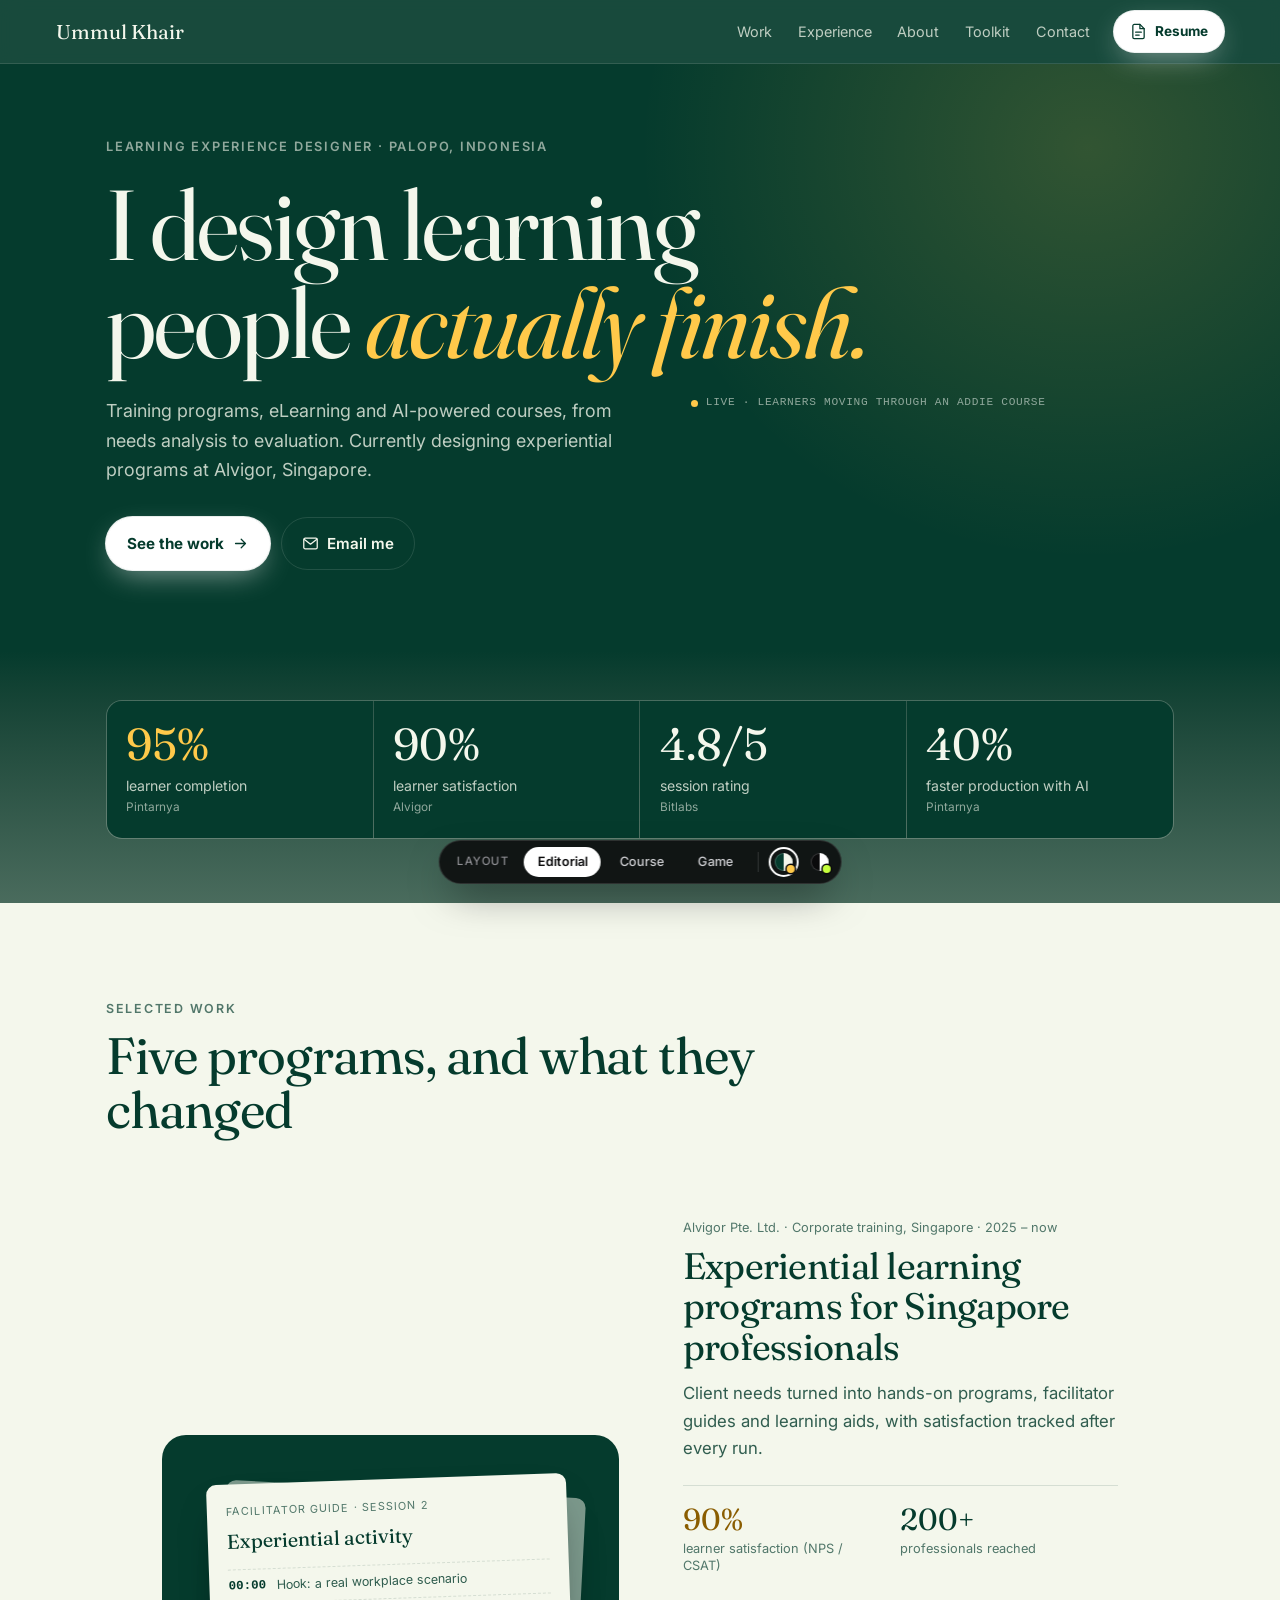
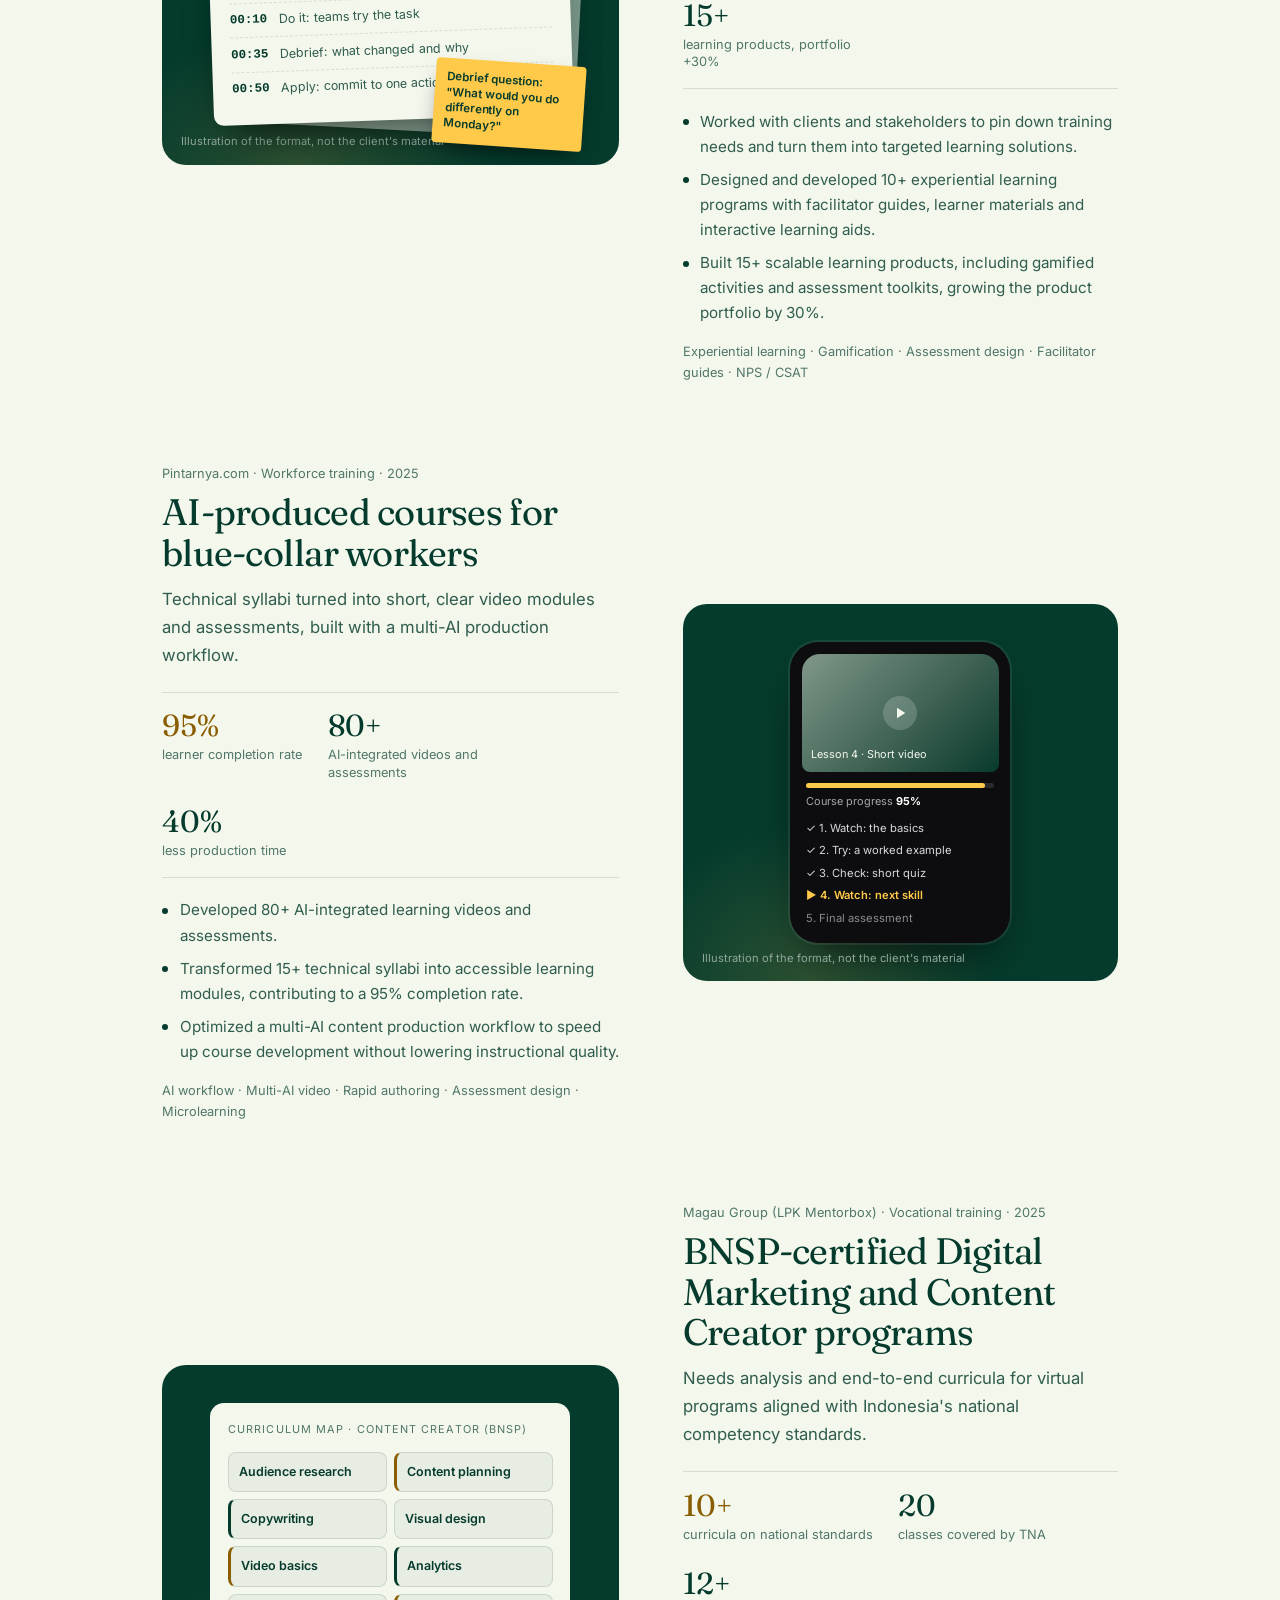
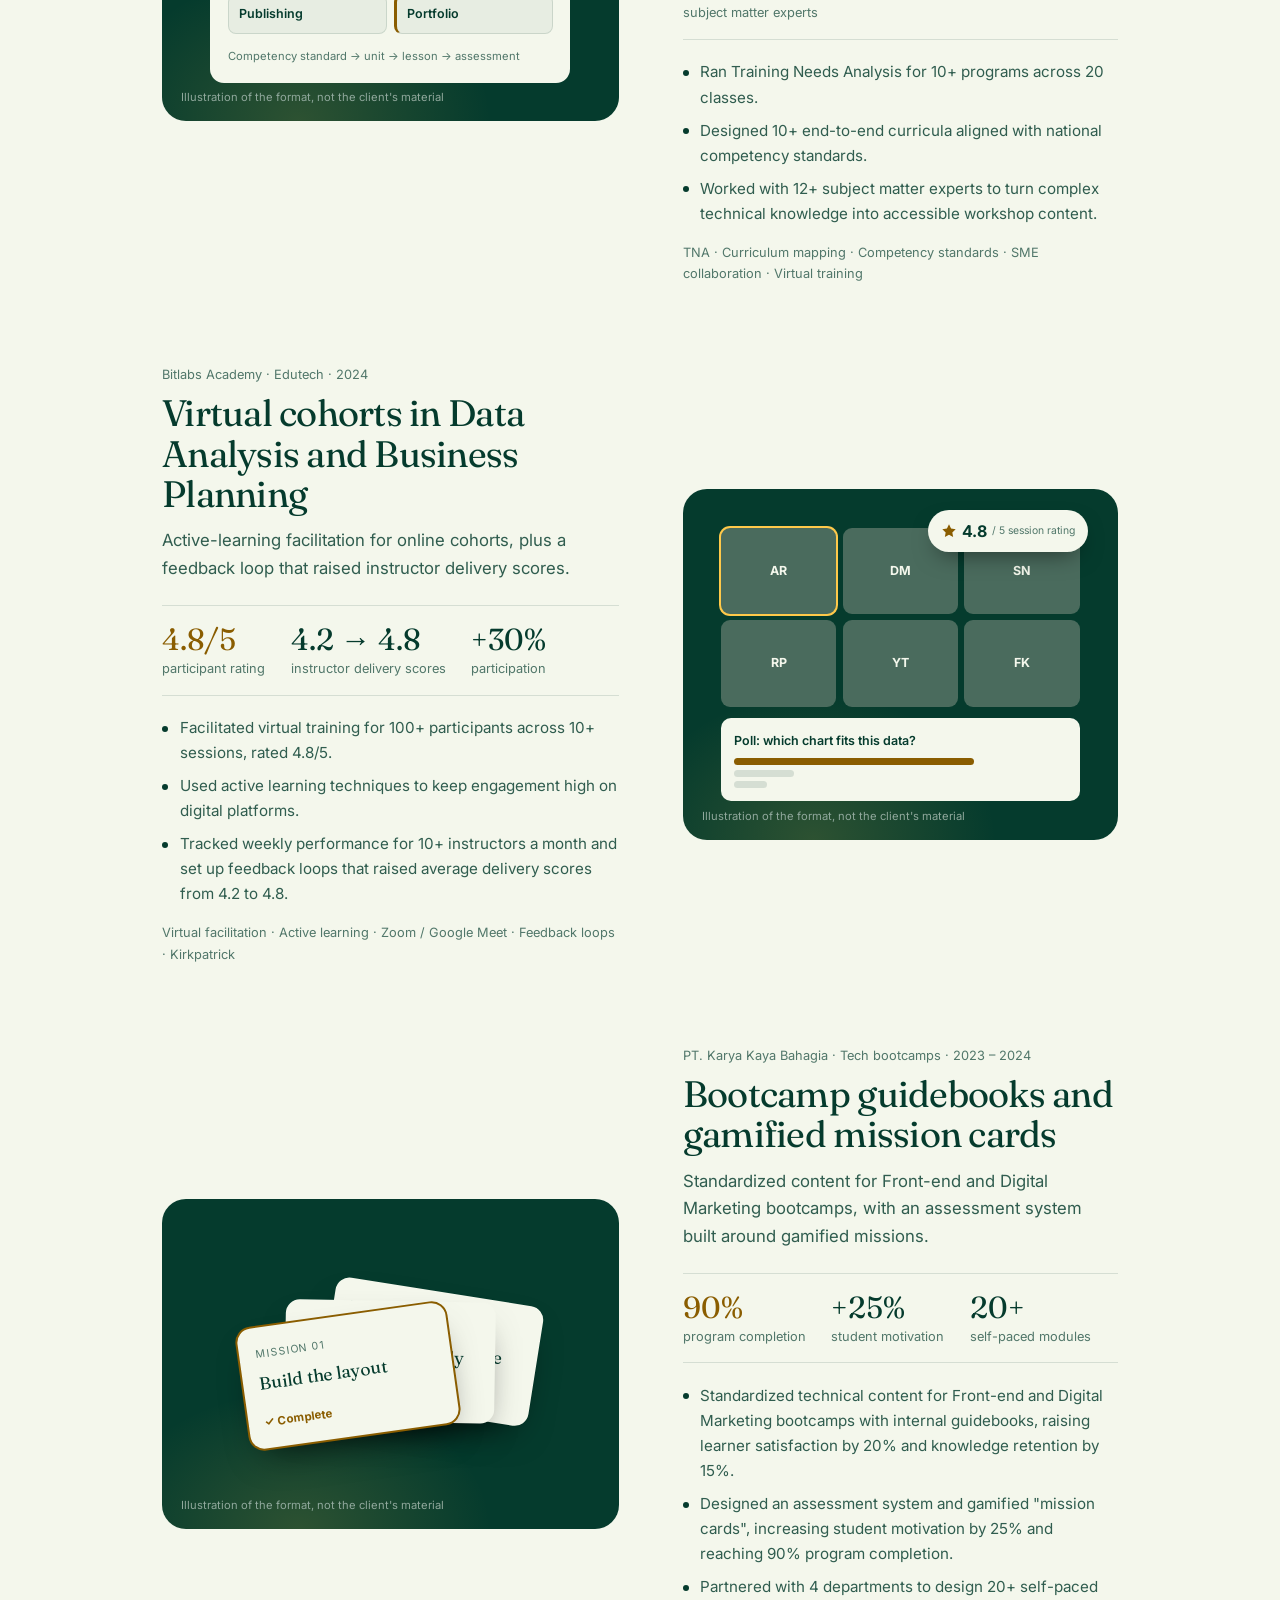
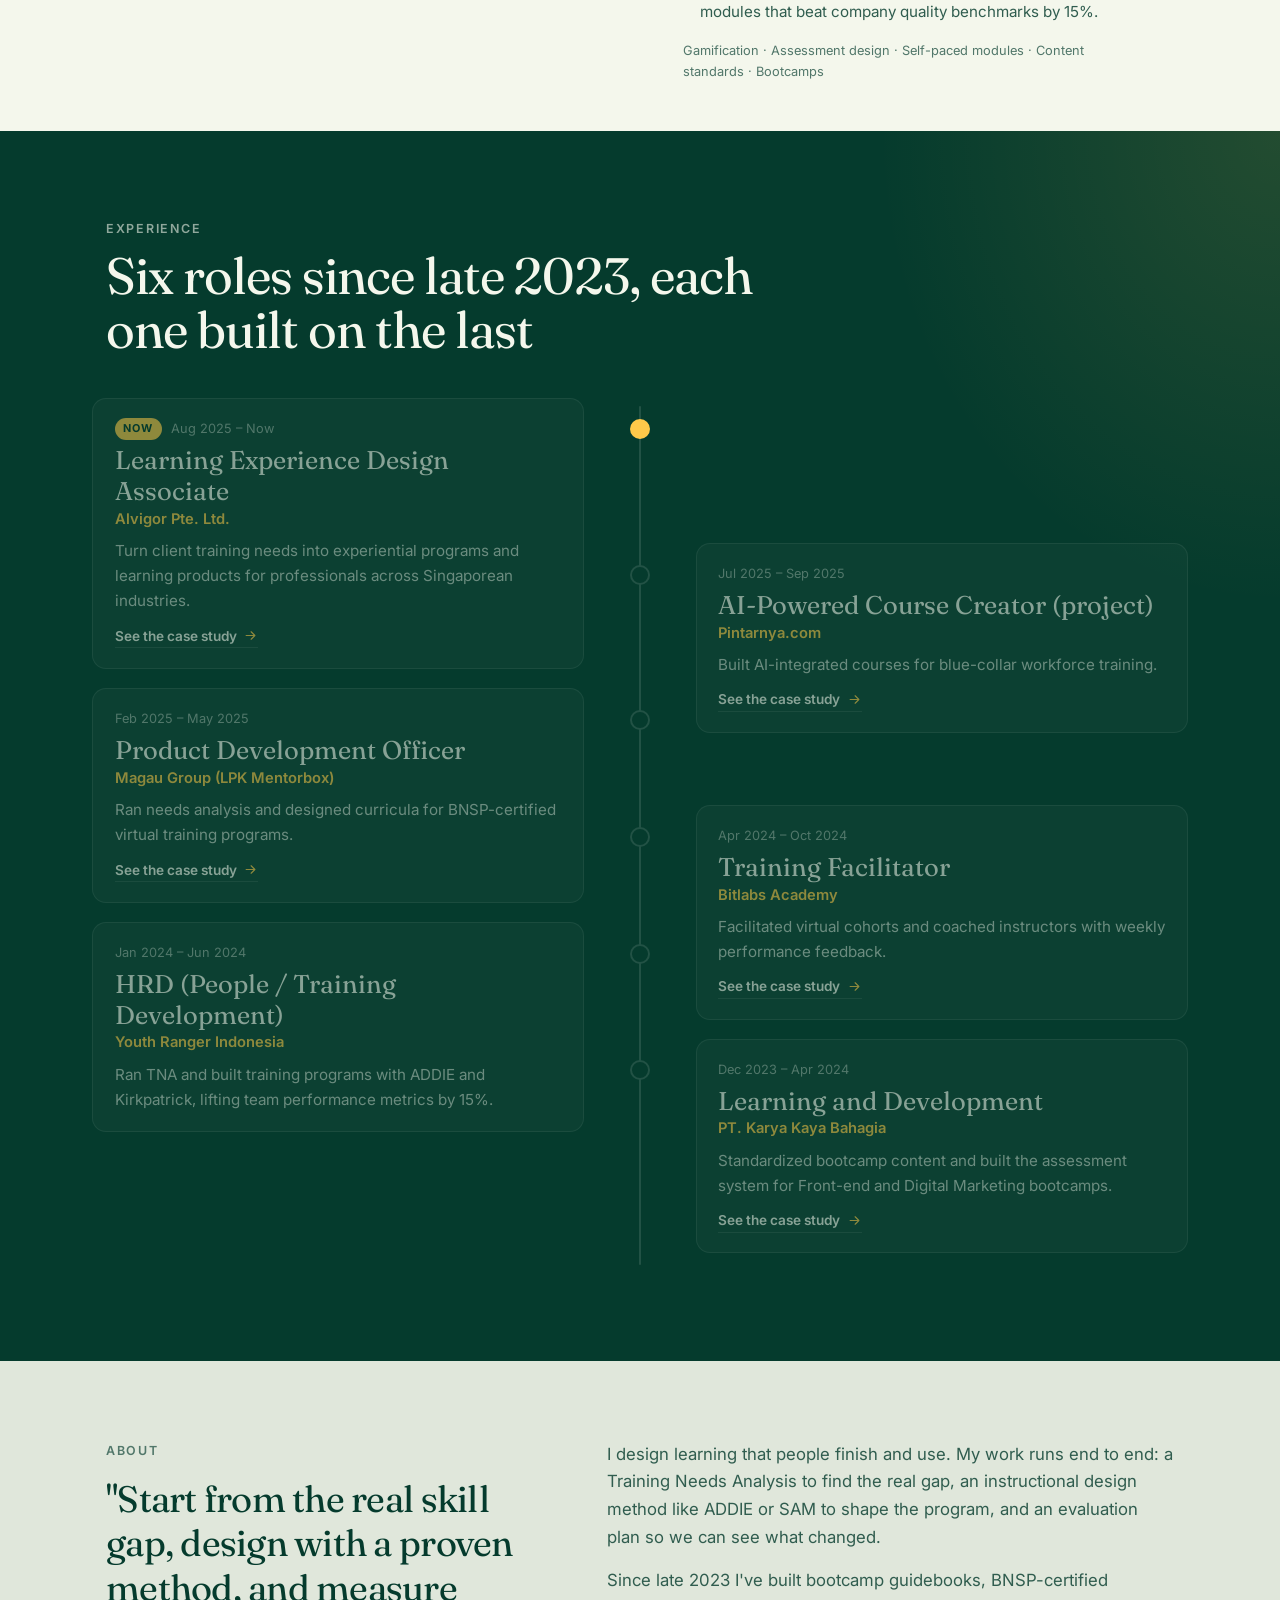
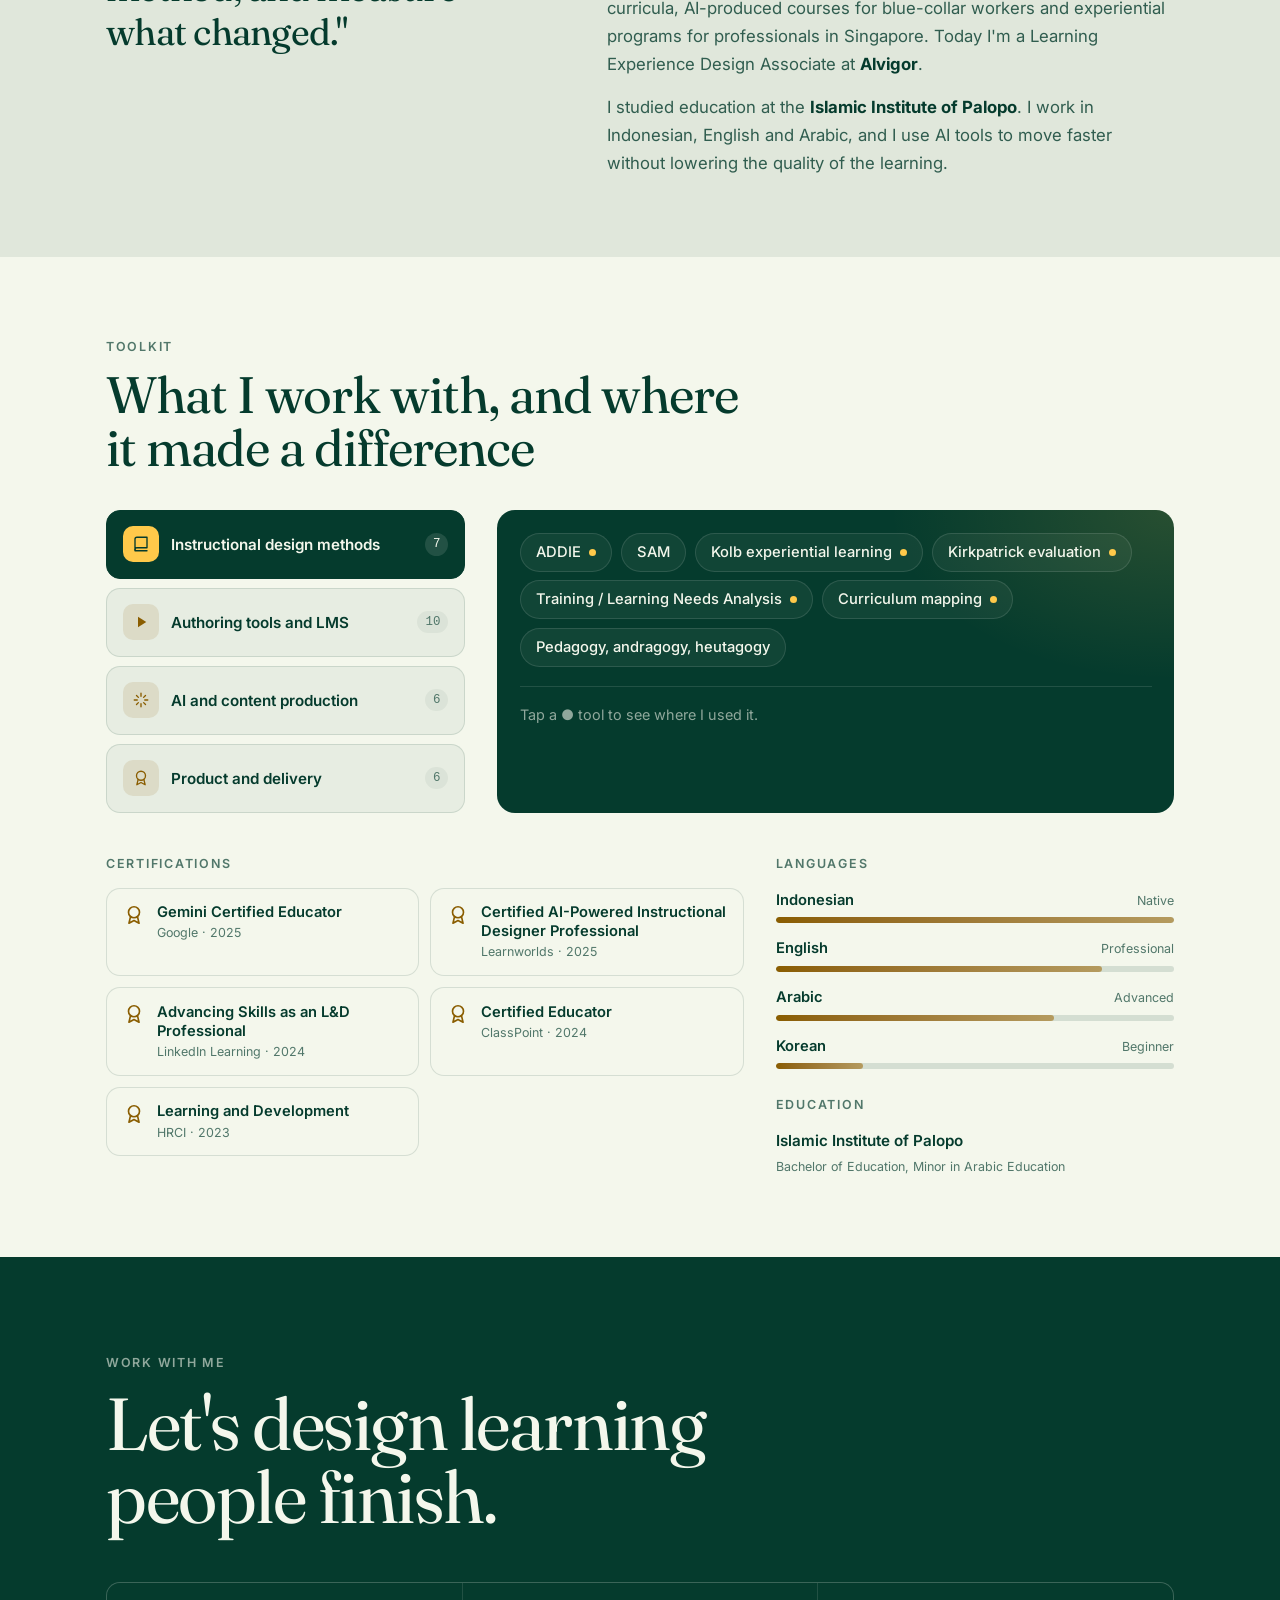
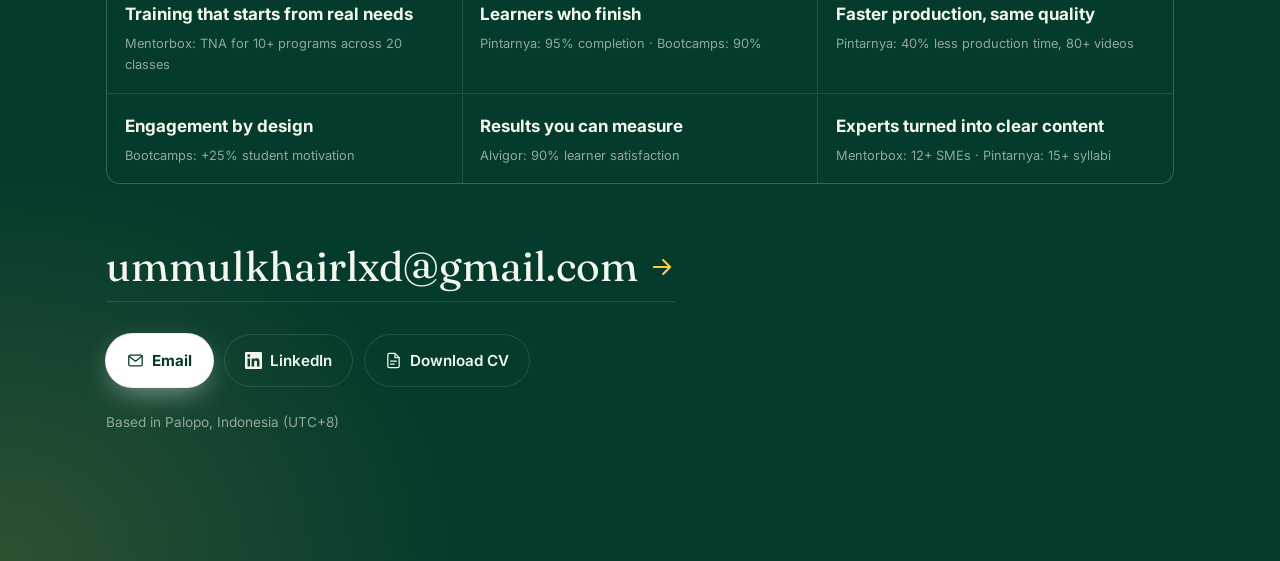
<file: index.html>
<!DOCTYPE html>
<html lang="en">
<head>
<meta charset="utf-8">
<meta name="viewport" content="width=device-width, initial-scale=1, viewport-fit=cover">
<title>Ummul Khair | Learning Experience Designer</title>
<meta name="description" content="Ummul Khair is a learning experience designer who builds training programs, eLearning and AI-powered courses, from needs analysis to evaluation, with 95% completion and 90% learner satisfaction on recent programs.">
<meta name="author" content="Ummul Khair">
<meta property="og:type" content="website">
<meta property="og:title" content="Ummul Khair | Learning Experience Designer">
<meta property="og:description" content="Ummul Khair is a learning experience designer who builds training programs, eLearning and AI-powered courses, from needs analysis to evaluation, with 95% completion and 90% learner satisfaction on recent programs.">
<meta name="theme-color" content="#11261c">
<script>try{localStorage.removeItem("palette")}catch(e){}document.documentElement.dataset.palette=/[?&]palette=mono(&|$)/.test(location.search)?"mono":"emerald"</script>
<link rel="icon" href="favicon.svg" type="image/svg+xml">
<link rel="preconnect" href="https://fonts.googleapis.com">
<link rel="preconnect" href="https://fonts.gstatic.com" crossorigin>
<link href="https://fonts.googleapis.com/css2?family=Fraunces:opsz,wght@9..144,400;9..144,600&family=Inter:wght@400;500;600;700&display=swap" rel="stylesheet">
<link rel="stylesheet" href="assets/css/tokens.css?v=16">
<link rel="stylesheet" href="assets/css/editorial.css?v=16">
</head>
<body data-page="index">
<a class="skip" href="#main">Skip to content</a>
<div id="app" class="editorial"></div>
<noscript><p style="text-align:center;padding:2rem">This site needs JavaScript to show its content. Email <a href="mailto:ummulkhairlxd@gmail.com">ummulkhairlxd@gmail.com</a>.</p></noscript>
<script src="assets/js/content.js?v=16" defer></script>
<script src="assets/js/kit.js?v=16" defer></script>
<script src="assets/js/editorial.js?v=16" defer></script>
<script src="assets/js/pathfx.js?v=16" defer></script>
<script src="assets/js/switcher.js?v=16" defer></script>
</body>
</html>
</file>
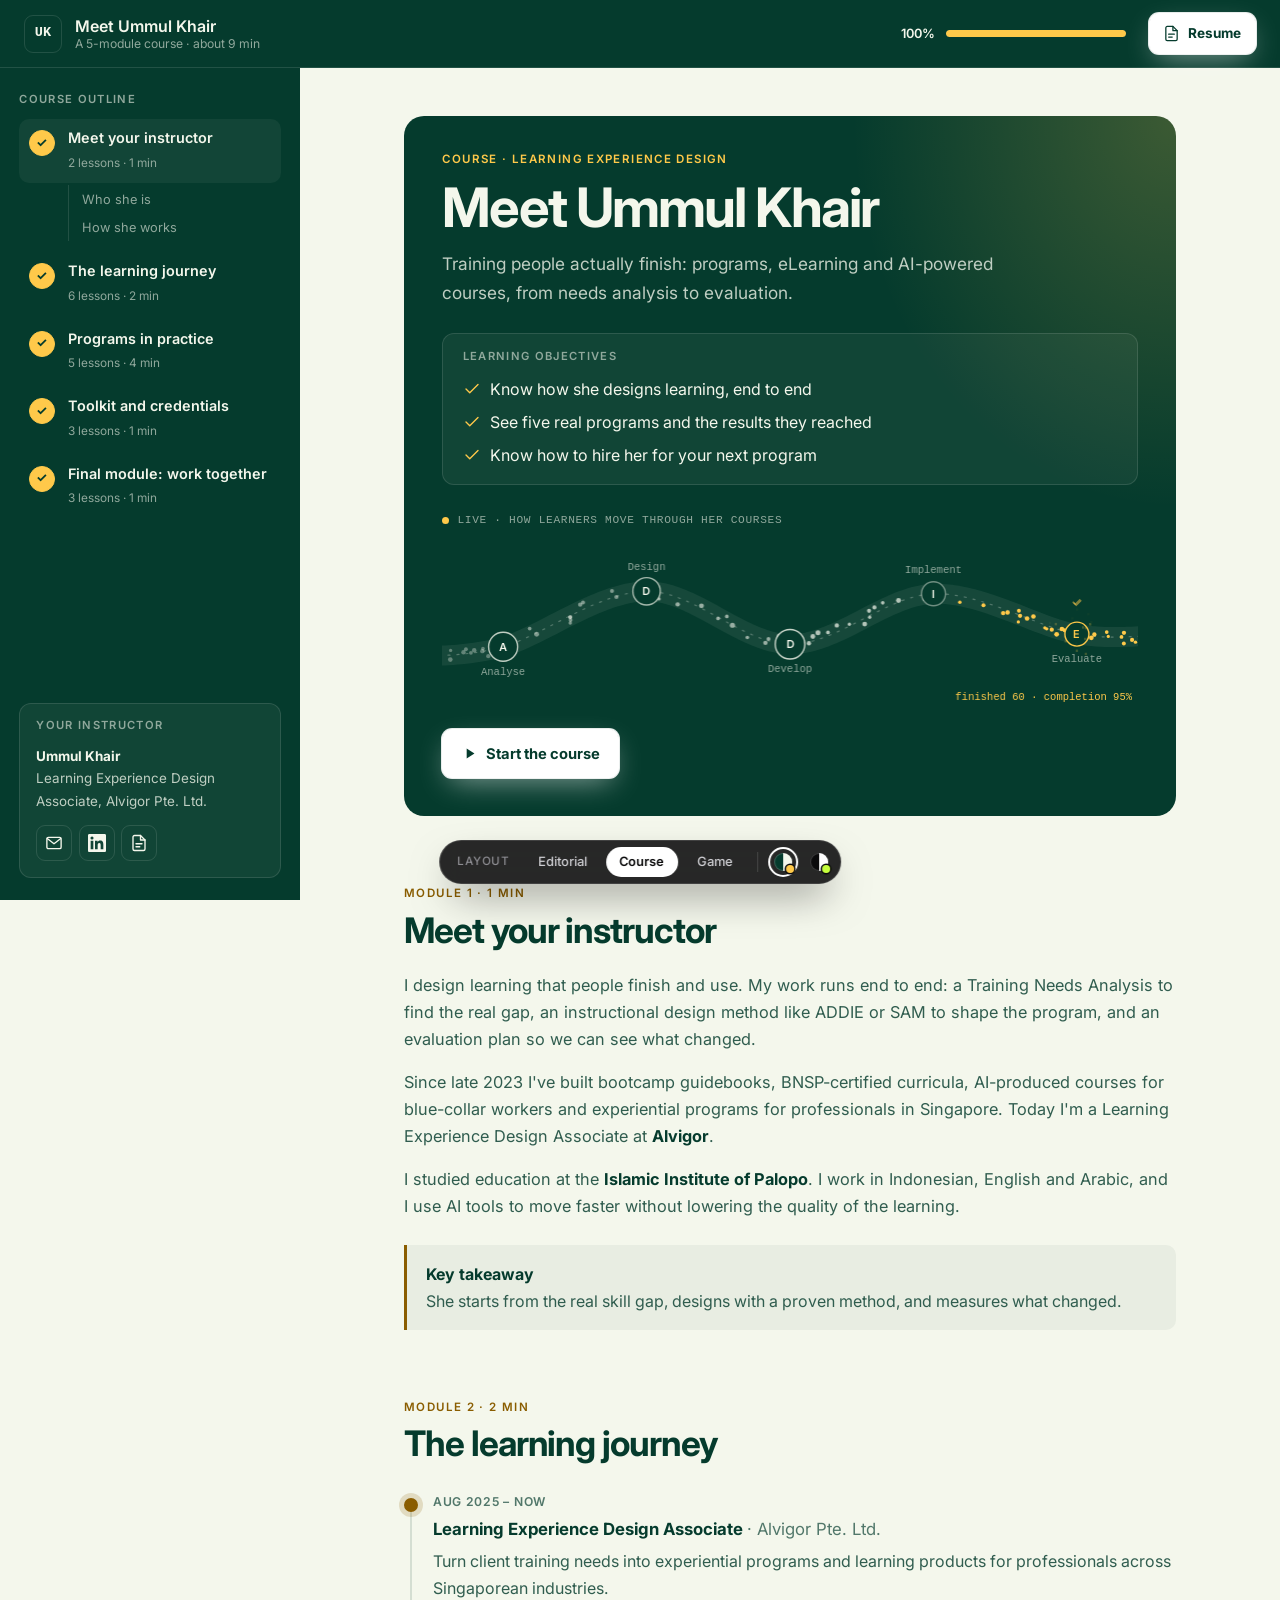
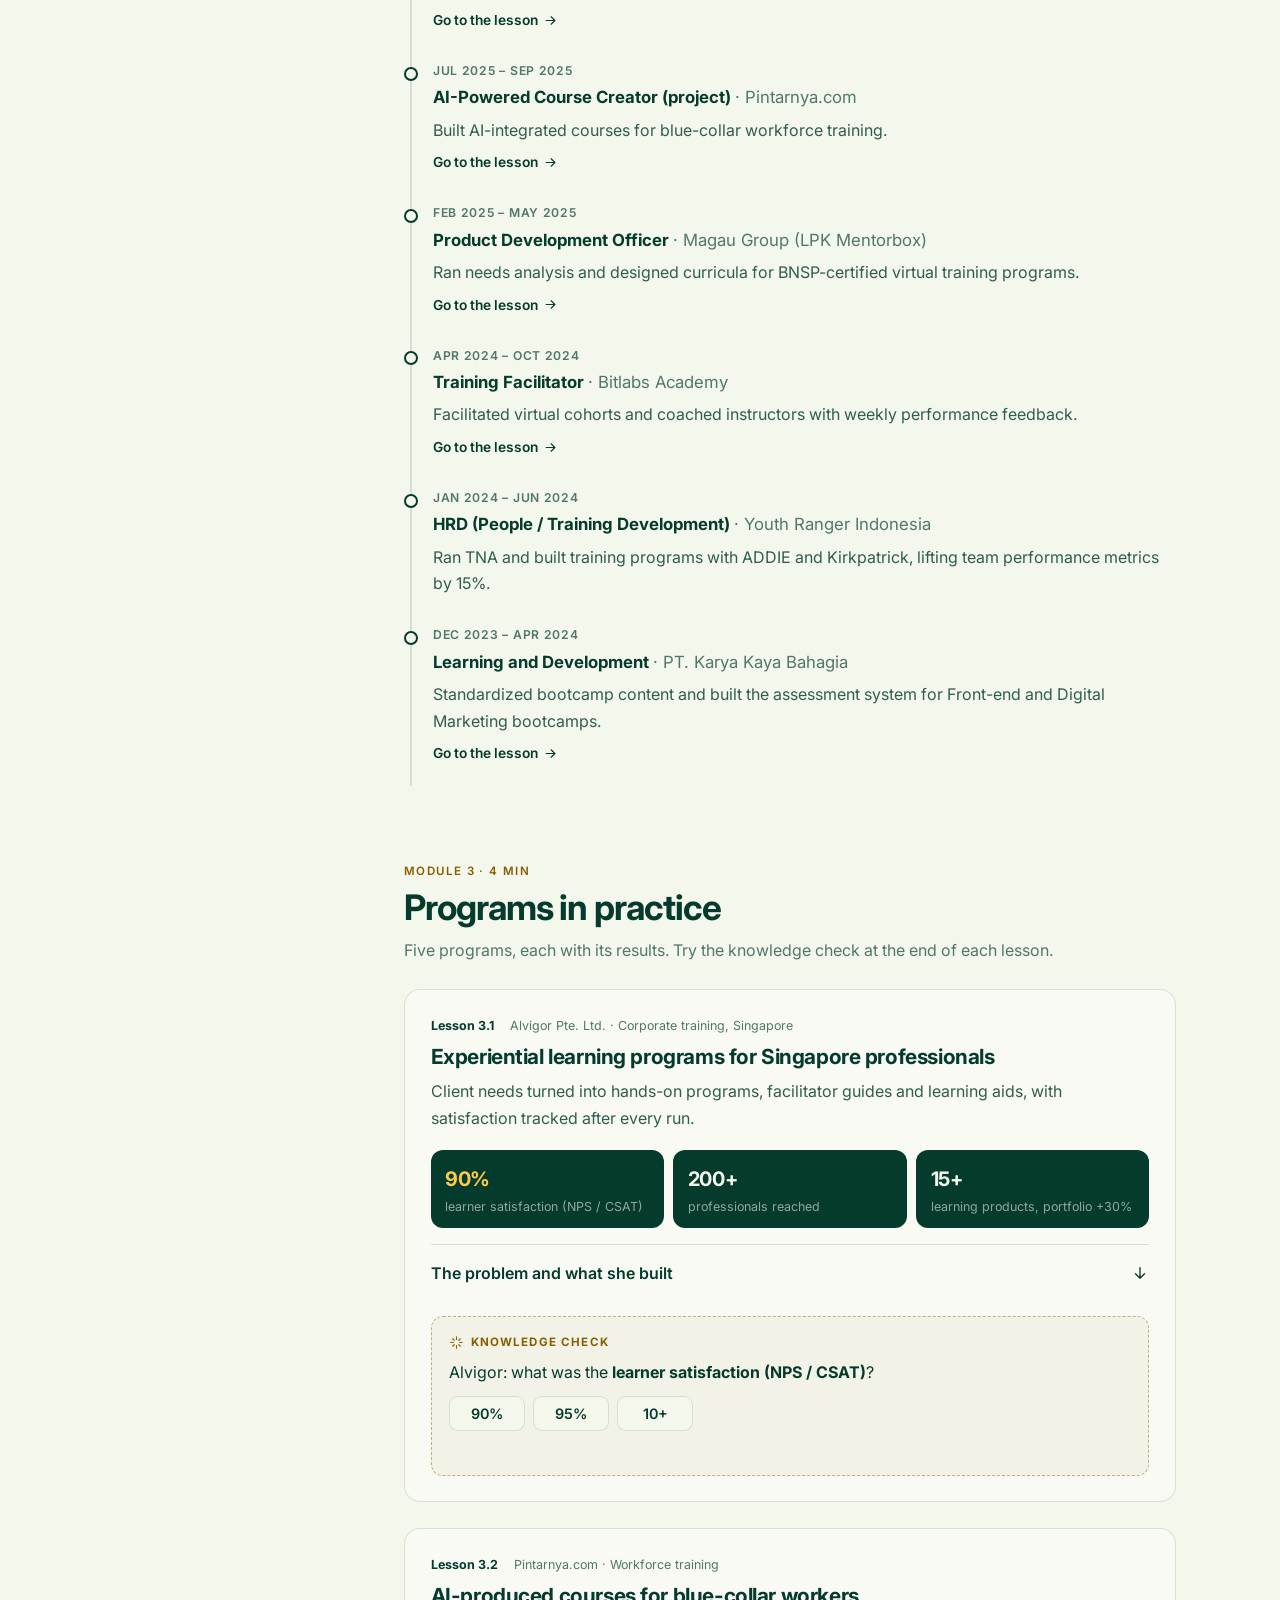
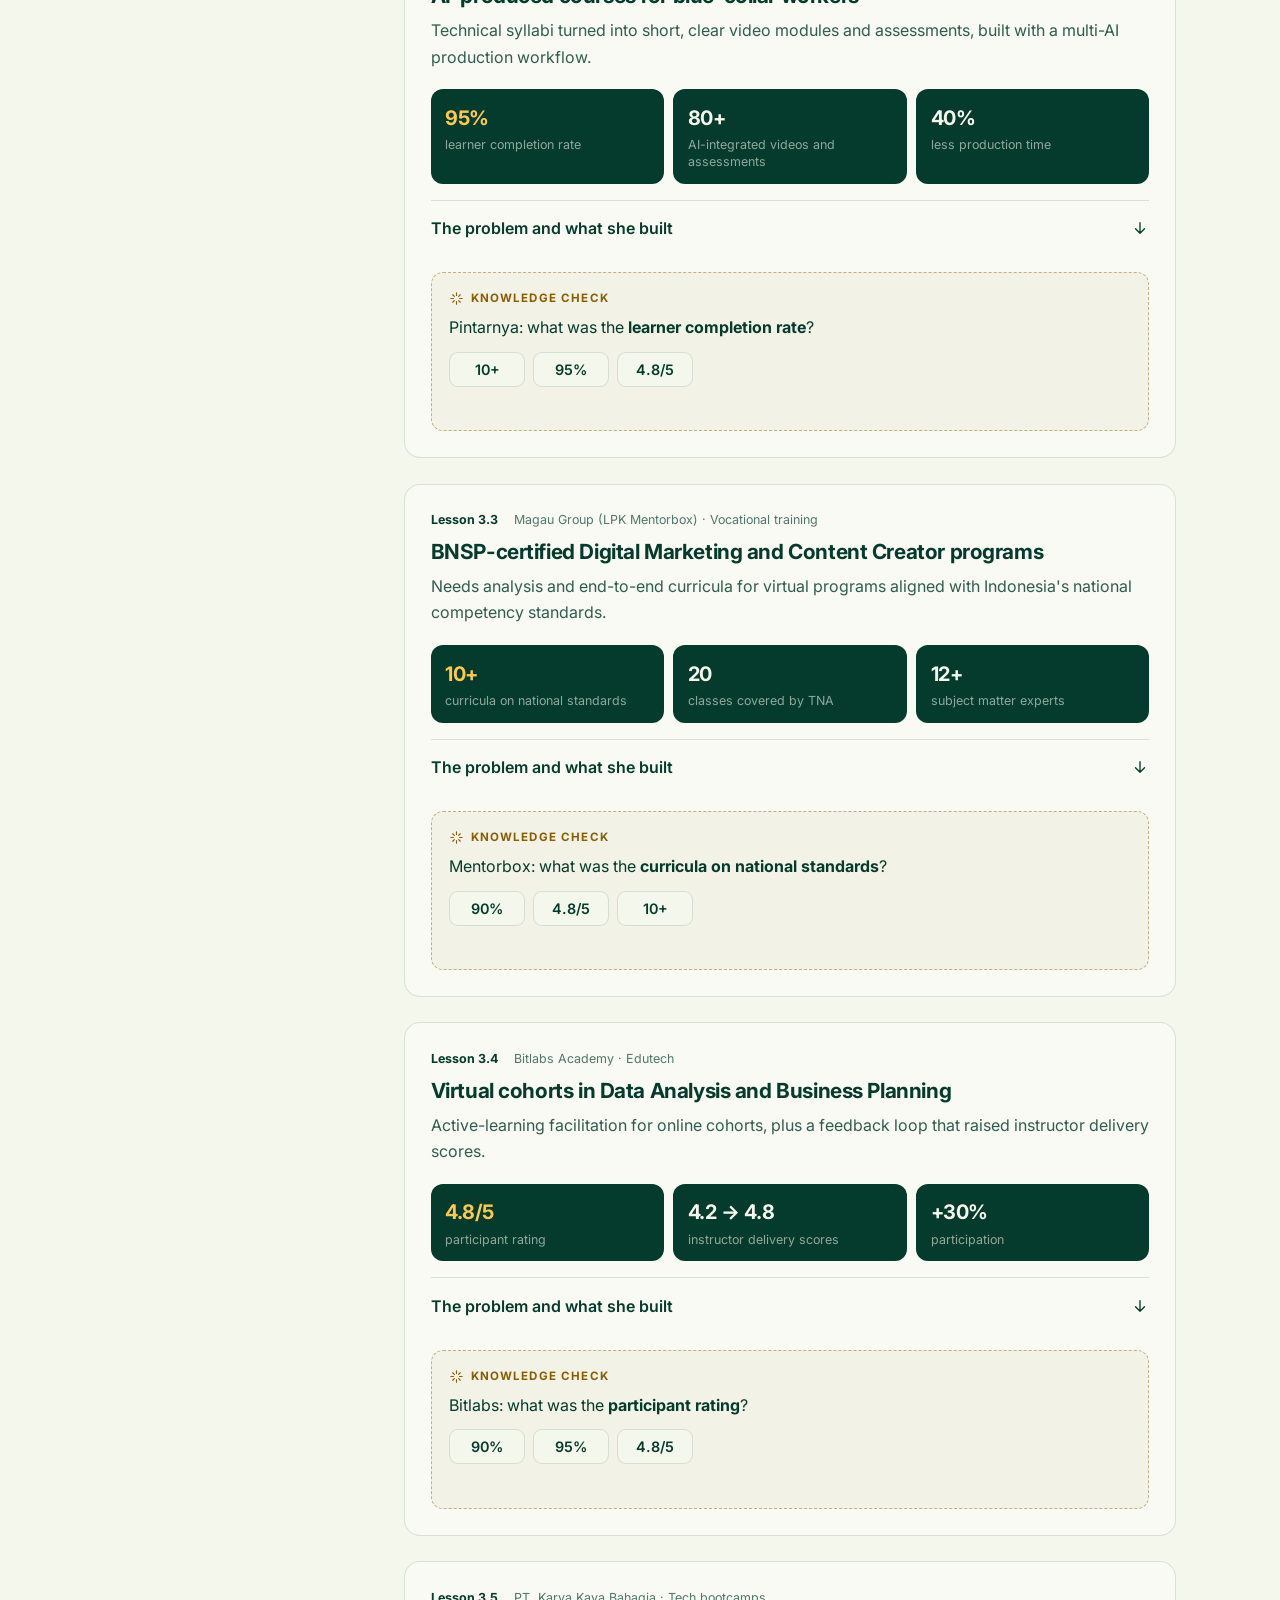
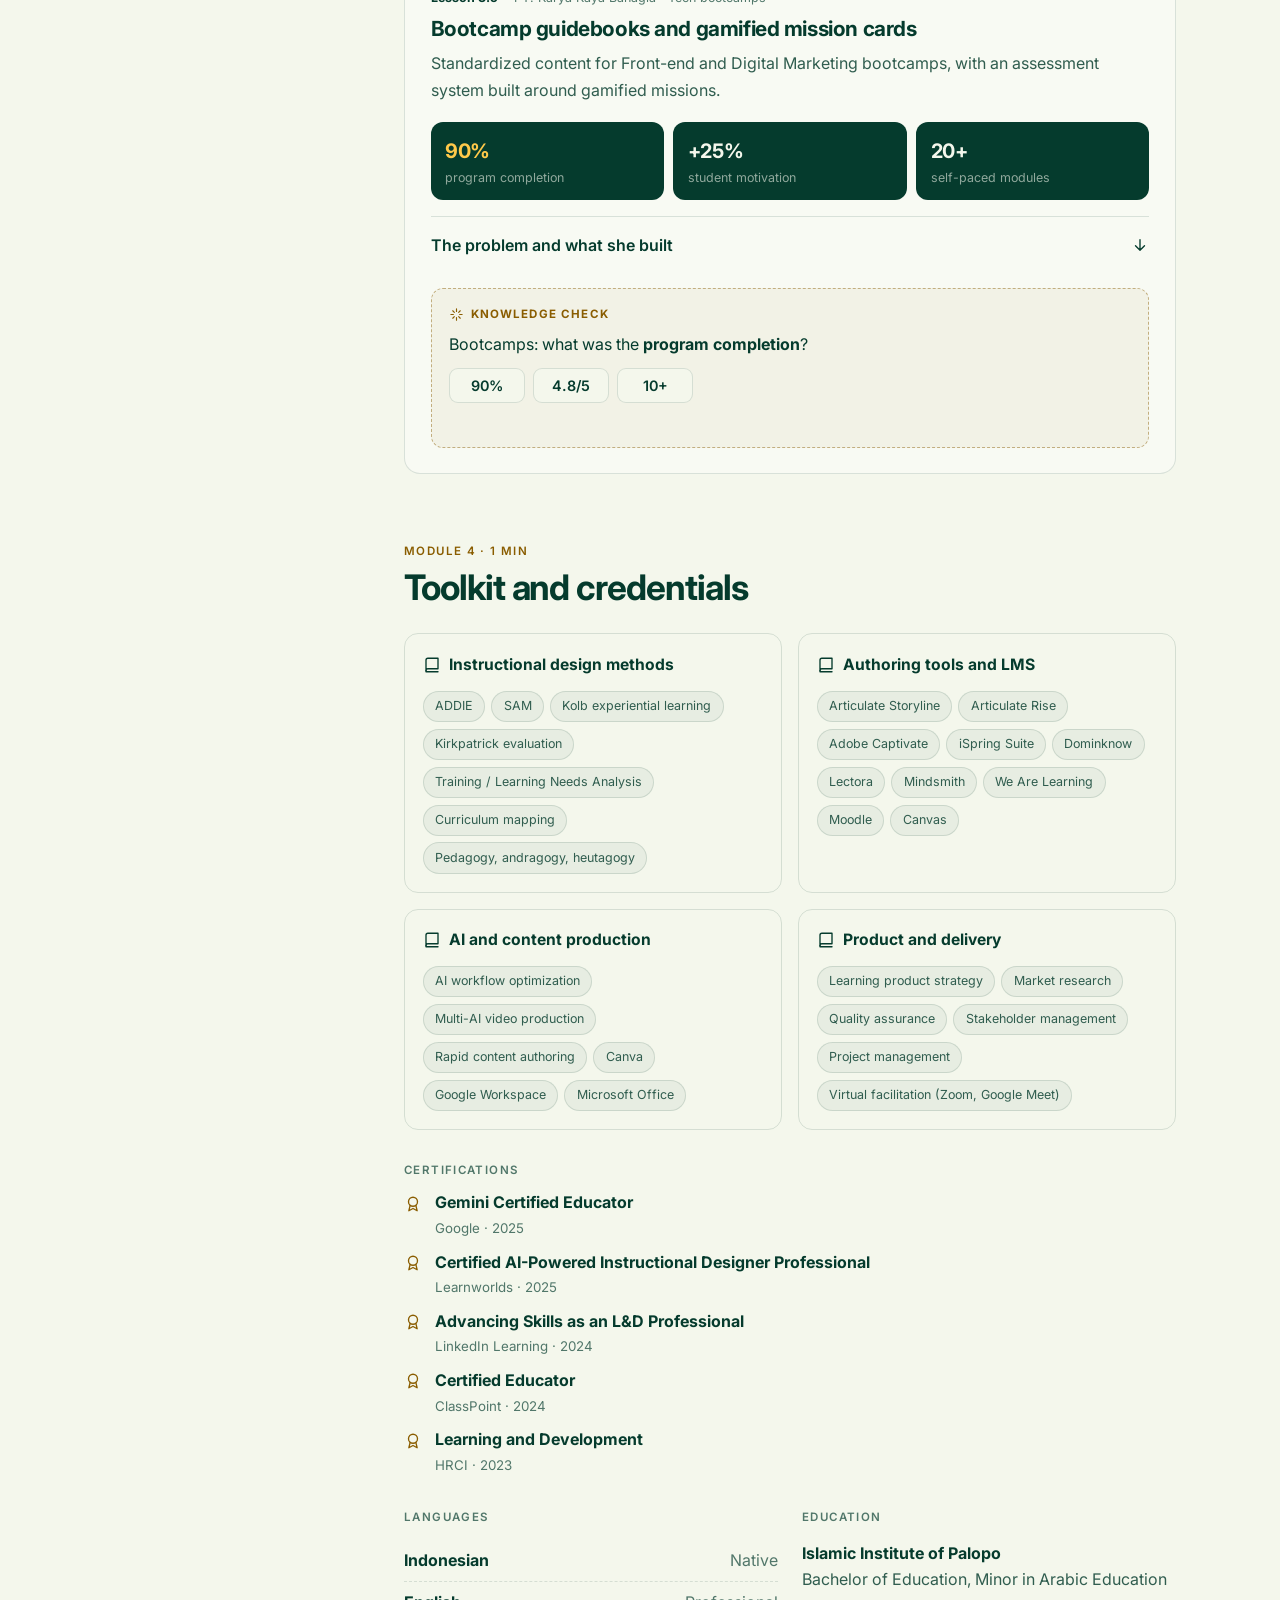
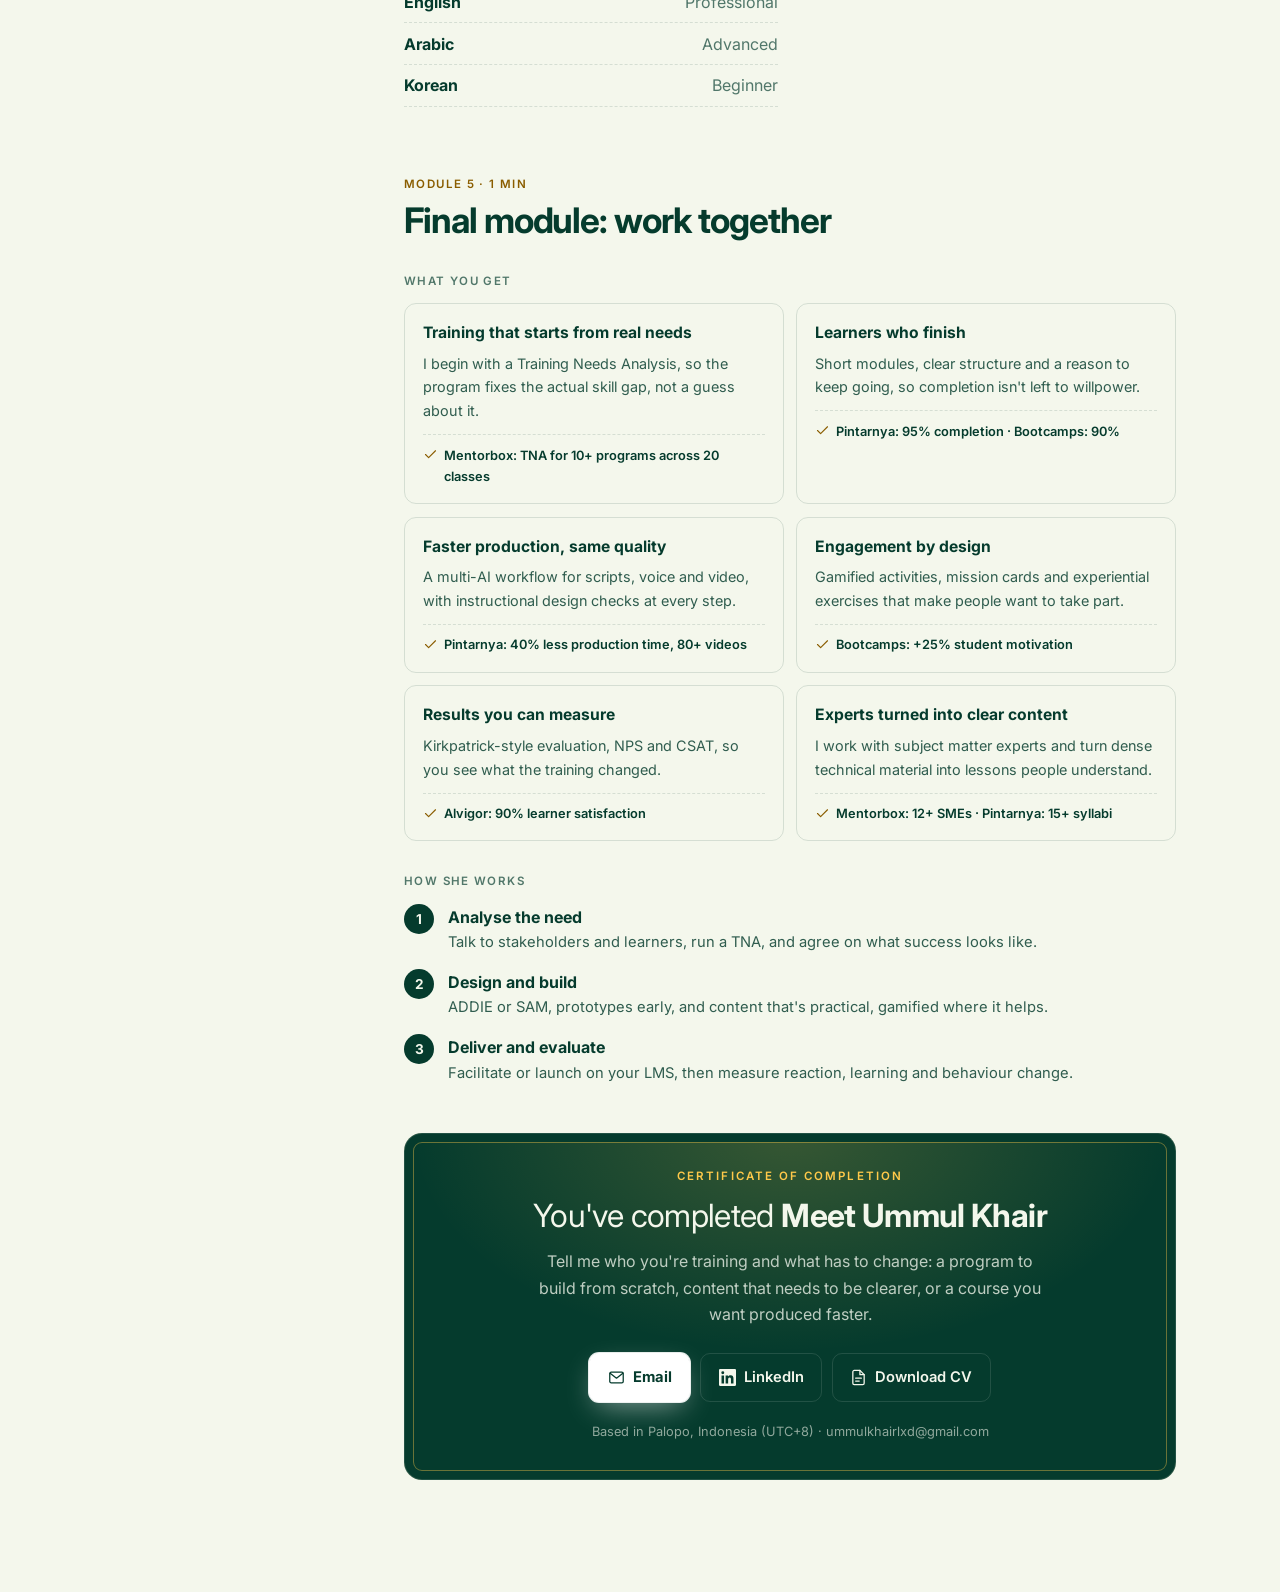
<file: course.html>
<!DOCTYPE html>
<html lang="en">
<head>
<meta charset="utf-8">
<meta name="viewport" content="width=device-width, initial-scale=1, viewport-fit=cover">
<title>Ummul Khair | Learning Experience Designer</title>
<meta name="description" content="Ummul Khair is a learning experience designer who builds training programs, eLearning and AI-powered courses, from needs analysis to evaluation, with 95% completion and 90% learner satisfaction on recent programs.">
<meta name="author" content="Ummul Khair">
<meta property="og:type" content="website">
<meta property="og:title" content="Ummul Khair | Learning Experience Designer">
<meta property="og:description" content="Ummul Khair is a learning experience designer who builds training programs, eLearning and AI-powered courses, from needs analysis to evaluation, with 95% completion and 90% learner satisfaction on recent programs.">
<meta name="theme-color" content="#11261c">
<script>try{localStorage.removeItem("palette")}catch(e){}document.documentElement.dataset.palette=/[?&]palette=mono(&|$)/.test(location.search)?"mono":"emerald"</script>
<link rel="icon" href="favicon.svg" type="image/svg+xml">
<link rel="preconnect" href="https://fonts.googleapis.com">
<link rel="preconnect" href="https://fonts.gstatic.com" crossorigin>
<link href="https://fonts.googleapis.com/css2?family=Inter:wght@400;500;600;700&display=swap" rel="stylesheet">
<link rel="stylesheet" href="assets/css/tokens.css?v=16">
<link rel="stylesheet" href="assets/css/course.css?v=16">
</head>
<body data-page="course">
<a class="skip" href="#main">Skip to content</a>
<div id="app" class="course"></div>
<noscript><p style="text-align:center;padding:2rem">This site needs JavaScript to show its content. Email <a href="mailto:ummulkhairlxd@gmail.com">ummulkhairlxd@gmail.com</a>.</p></noscript>
<script src="assets/js/content.js?v=16" defer></script>
<script src="assets/js/kit.js?v=16" defer></script>
<script src="assets/js/course.js?v=16" defer></script>
<script src="assets/js/pathfx.js?v=16" defer></script>
<script src="assets/js/switcher.js?v=16" defer></script>
</body>
</html>
</file>
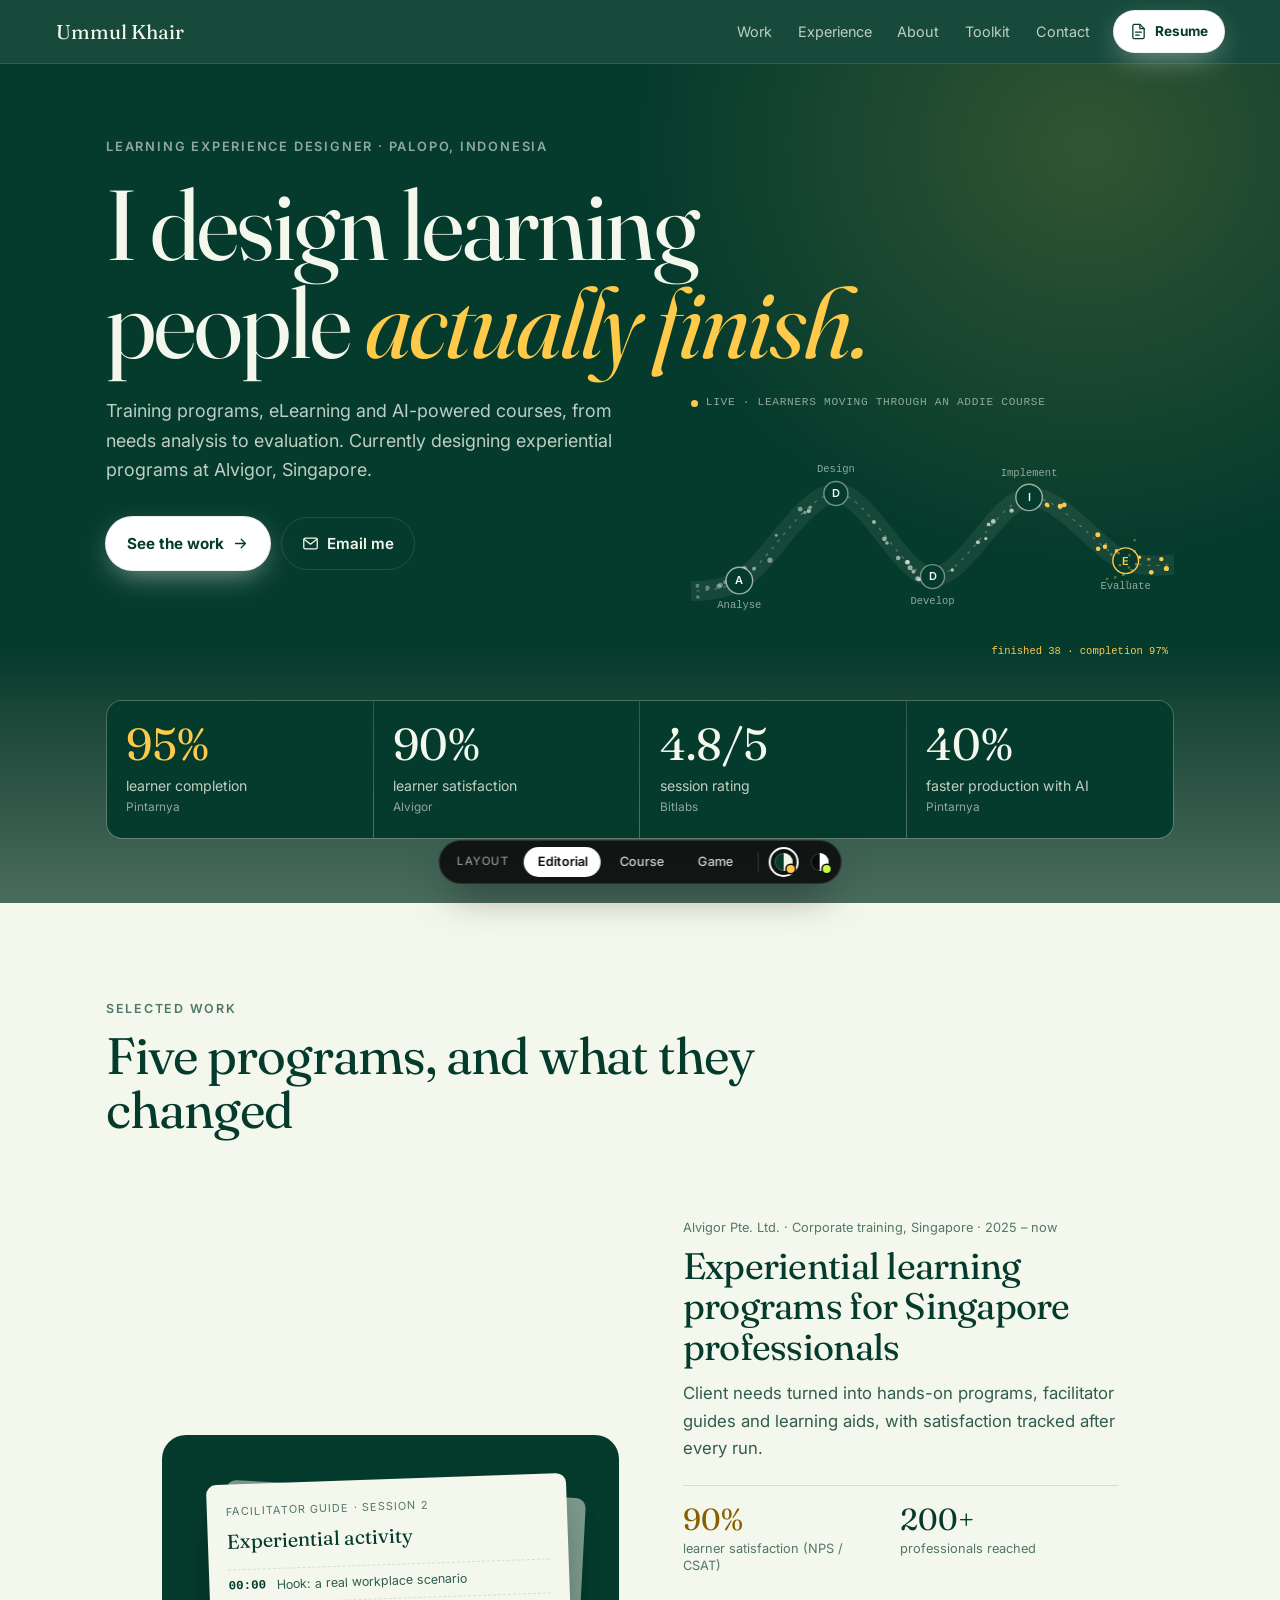
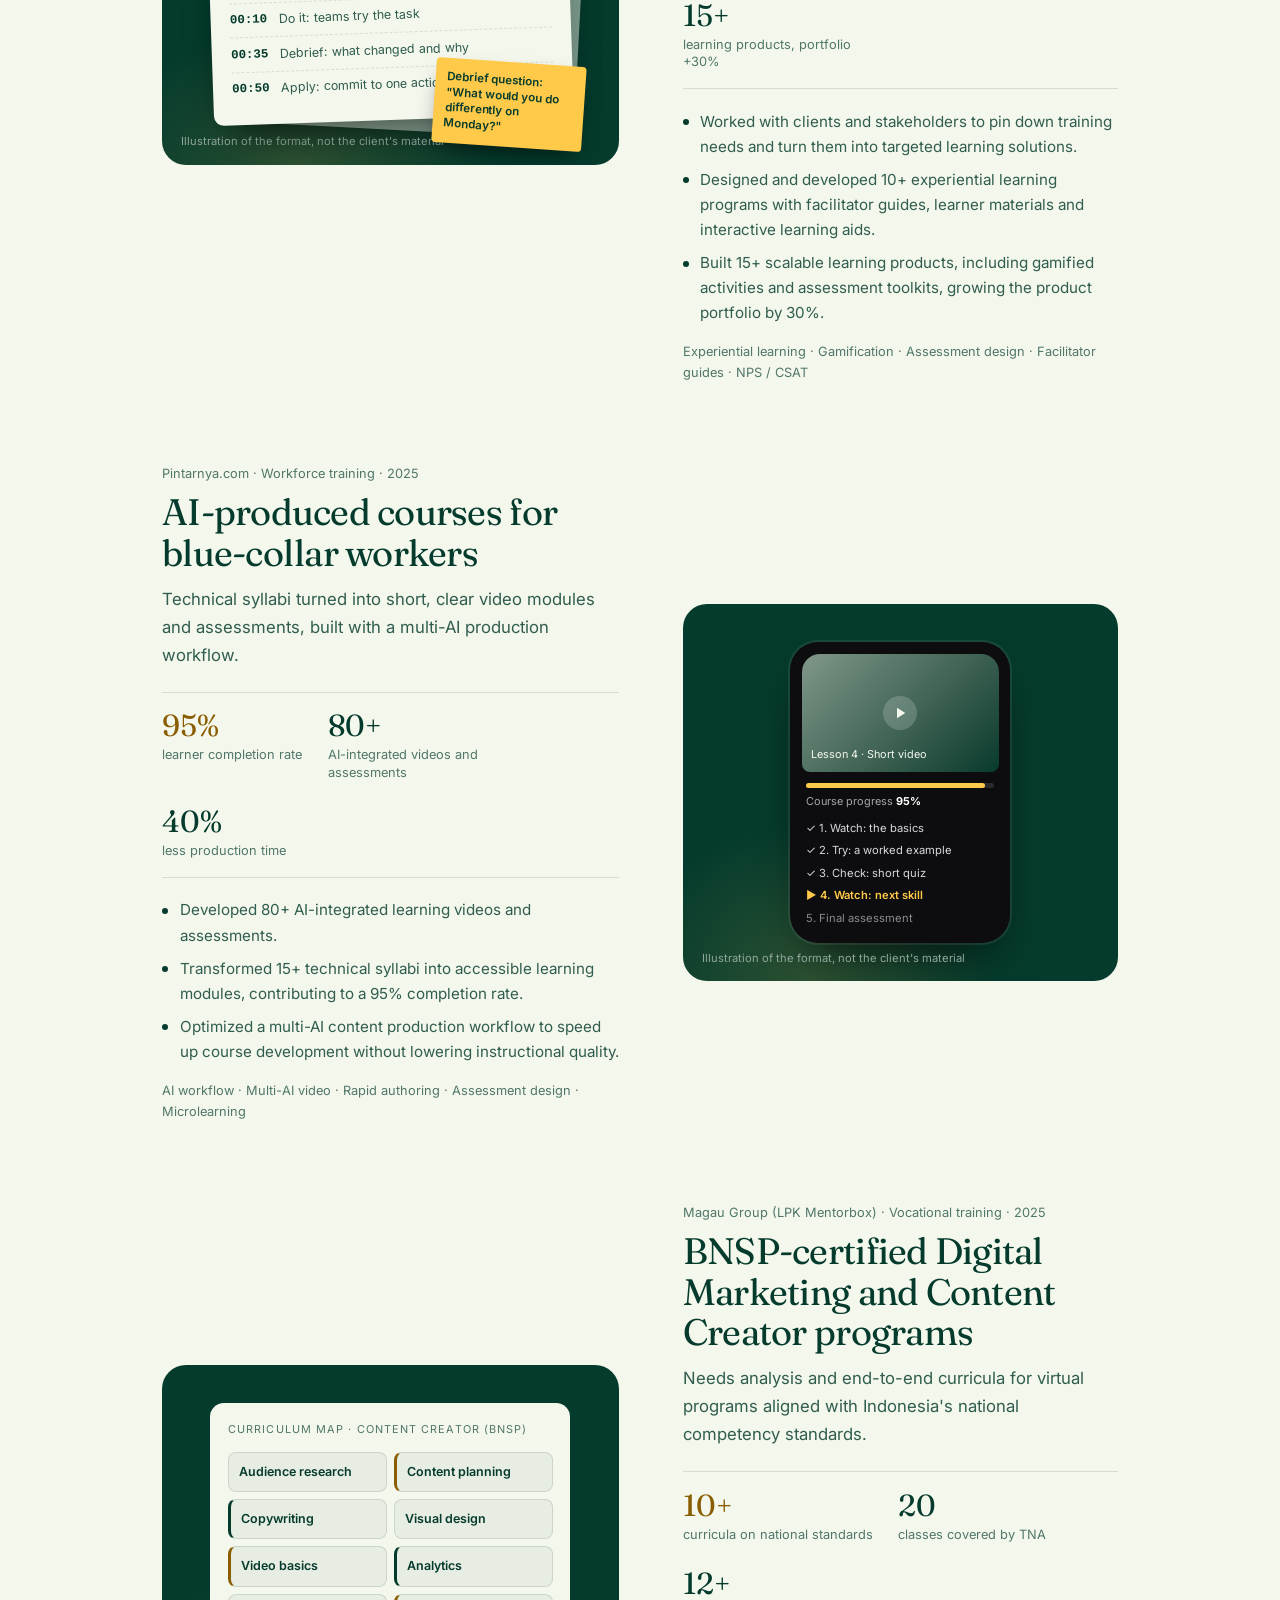
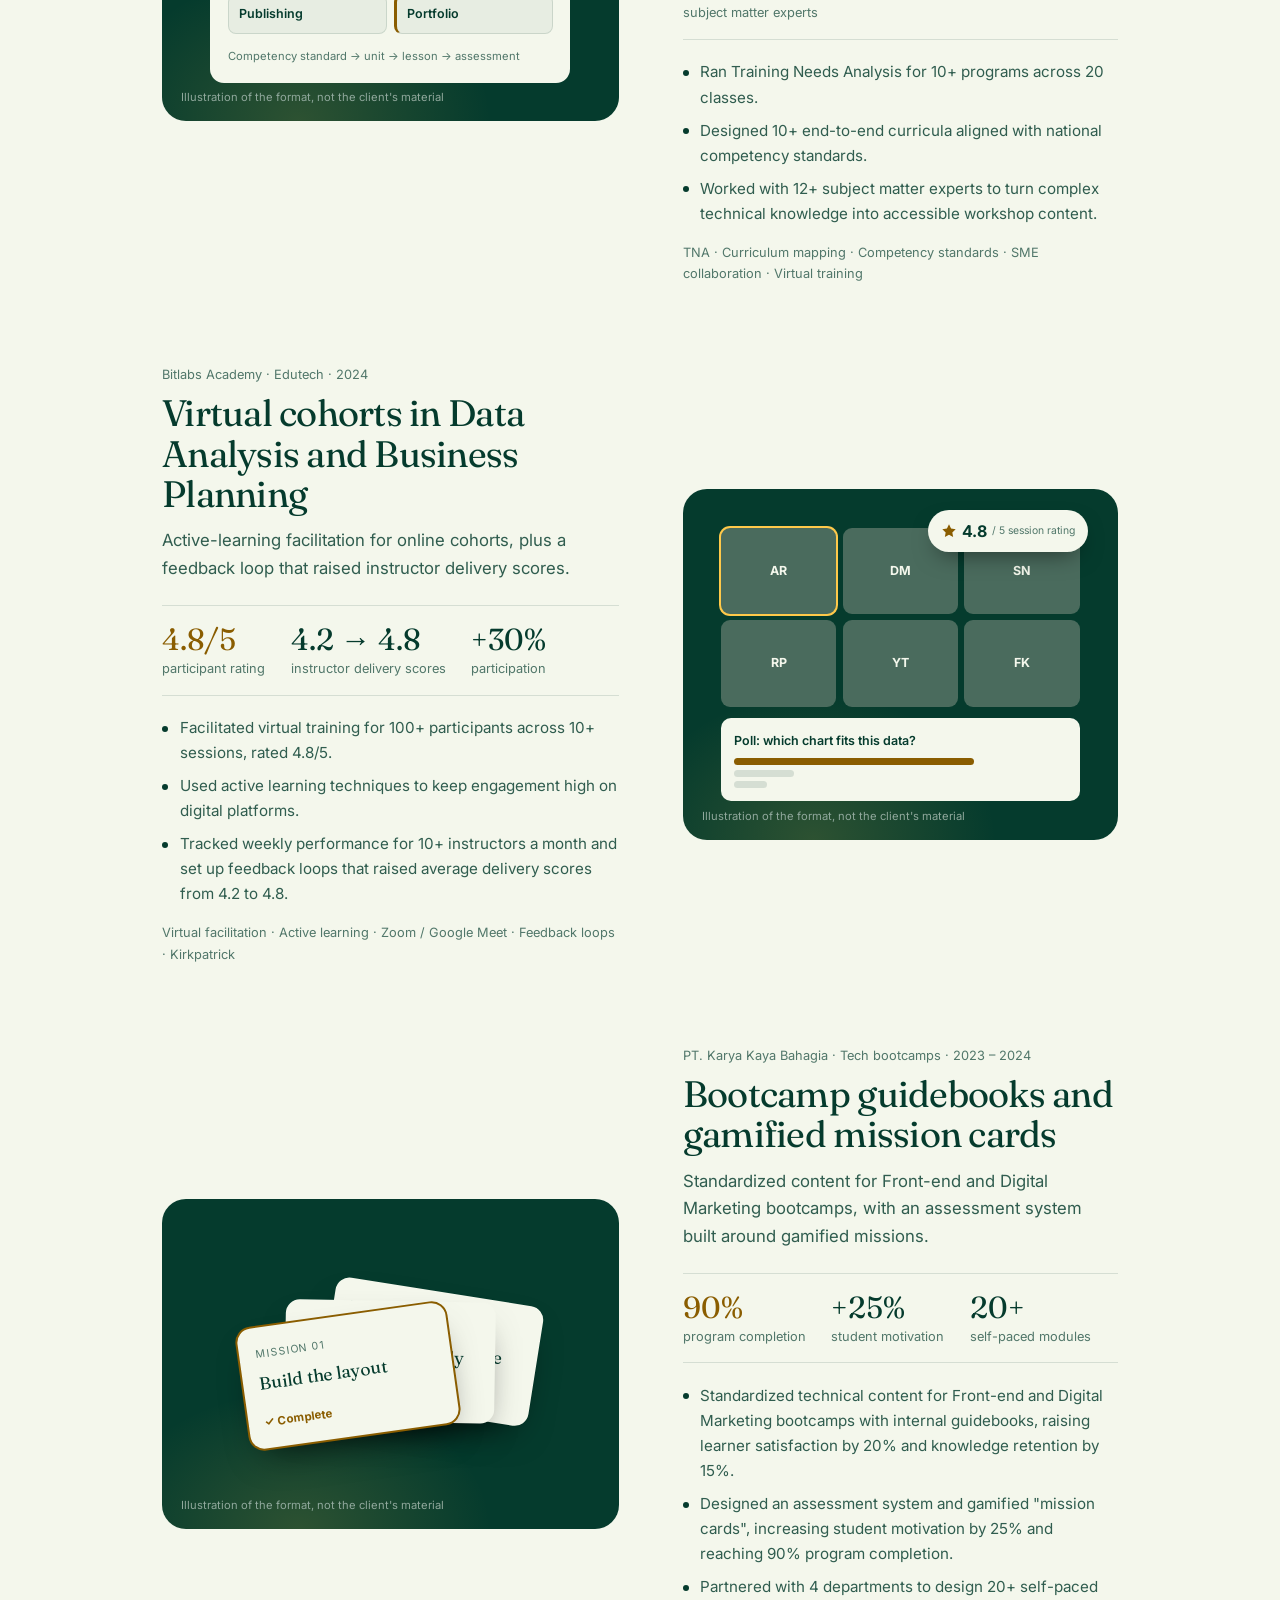
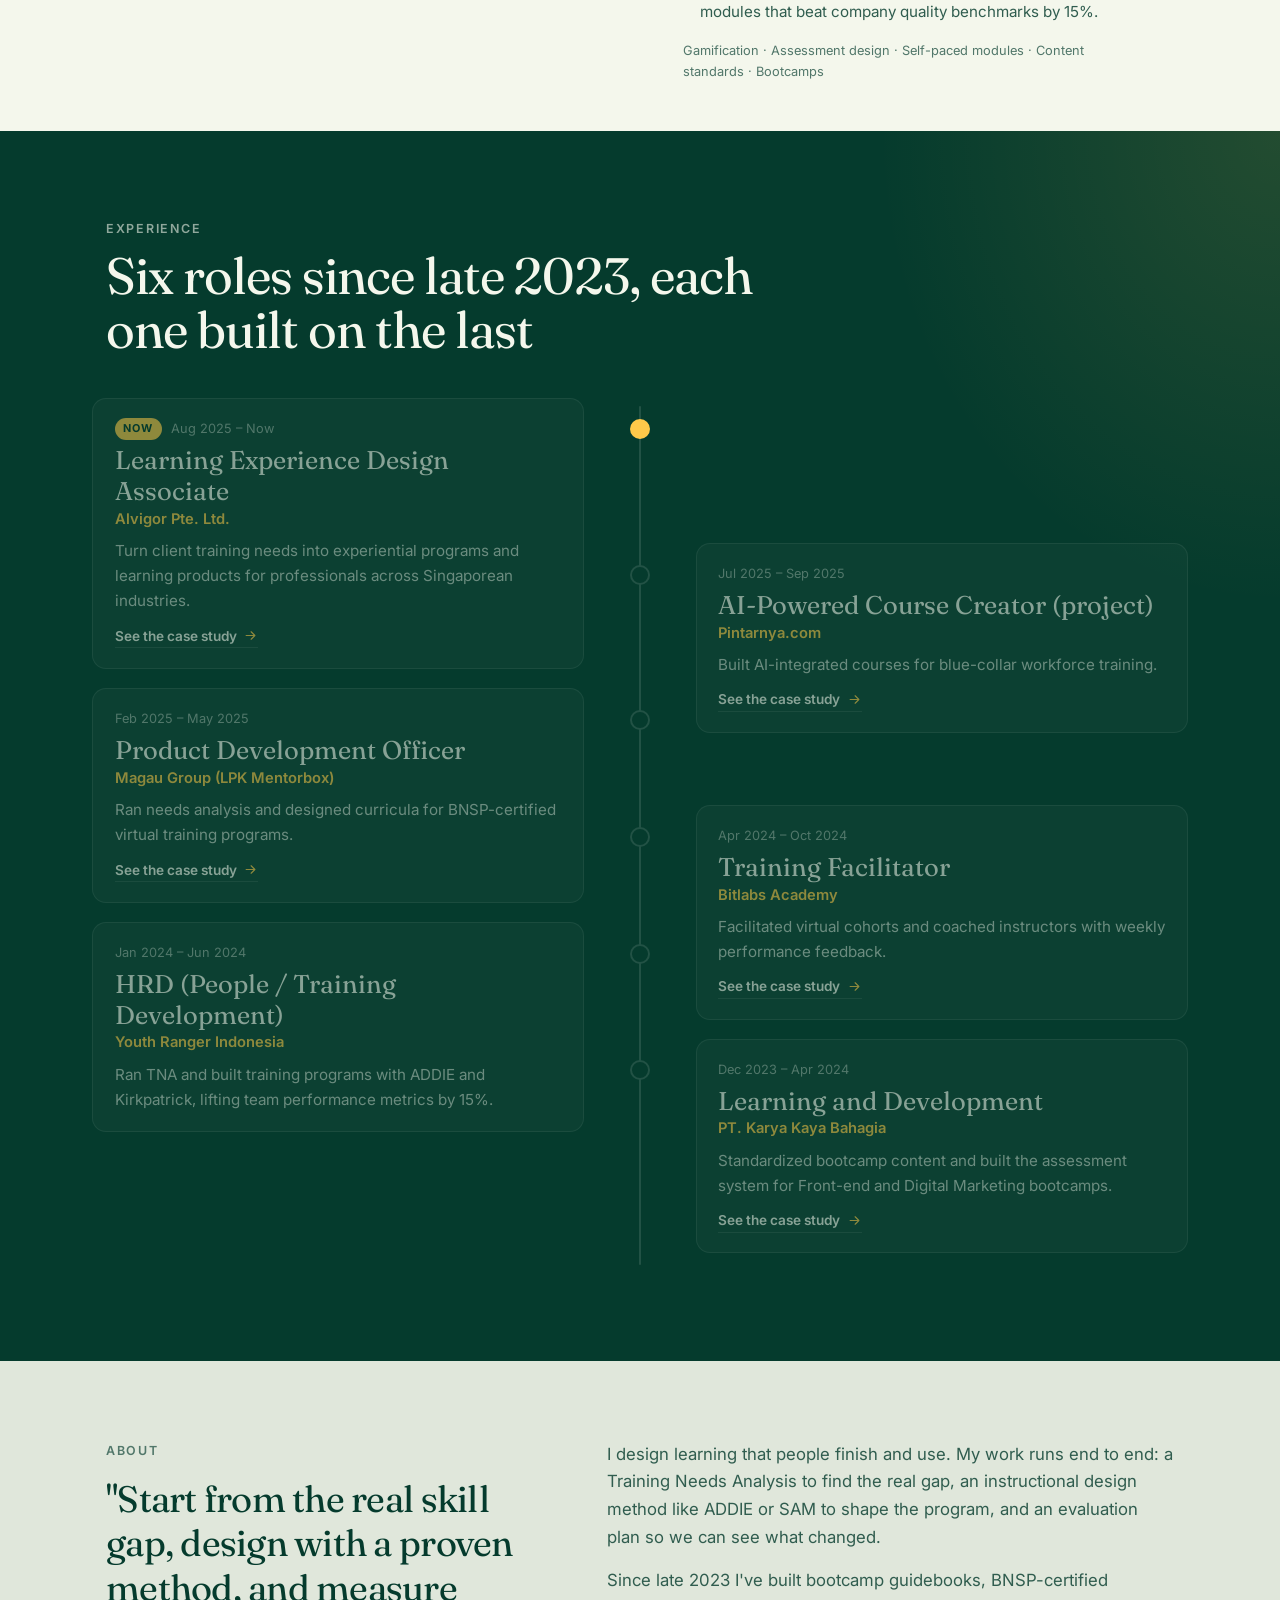
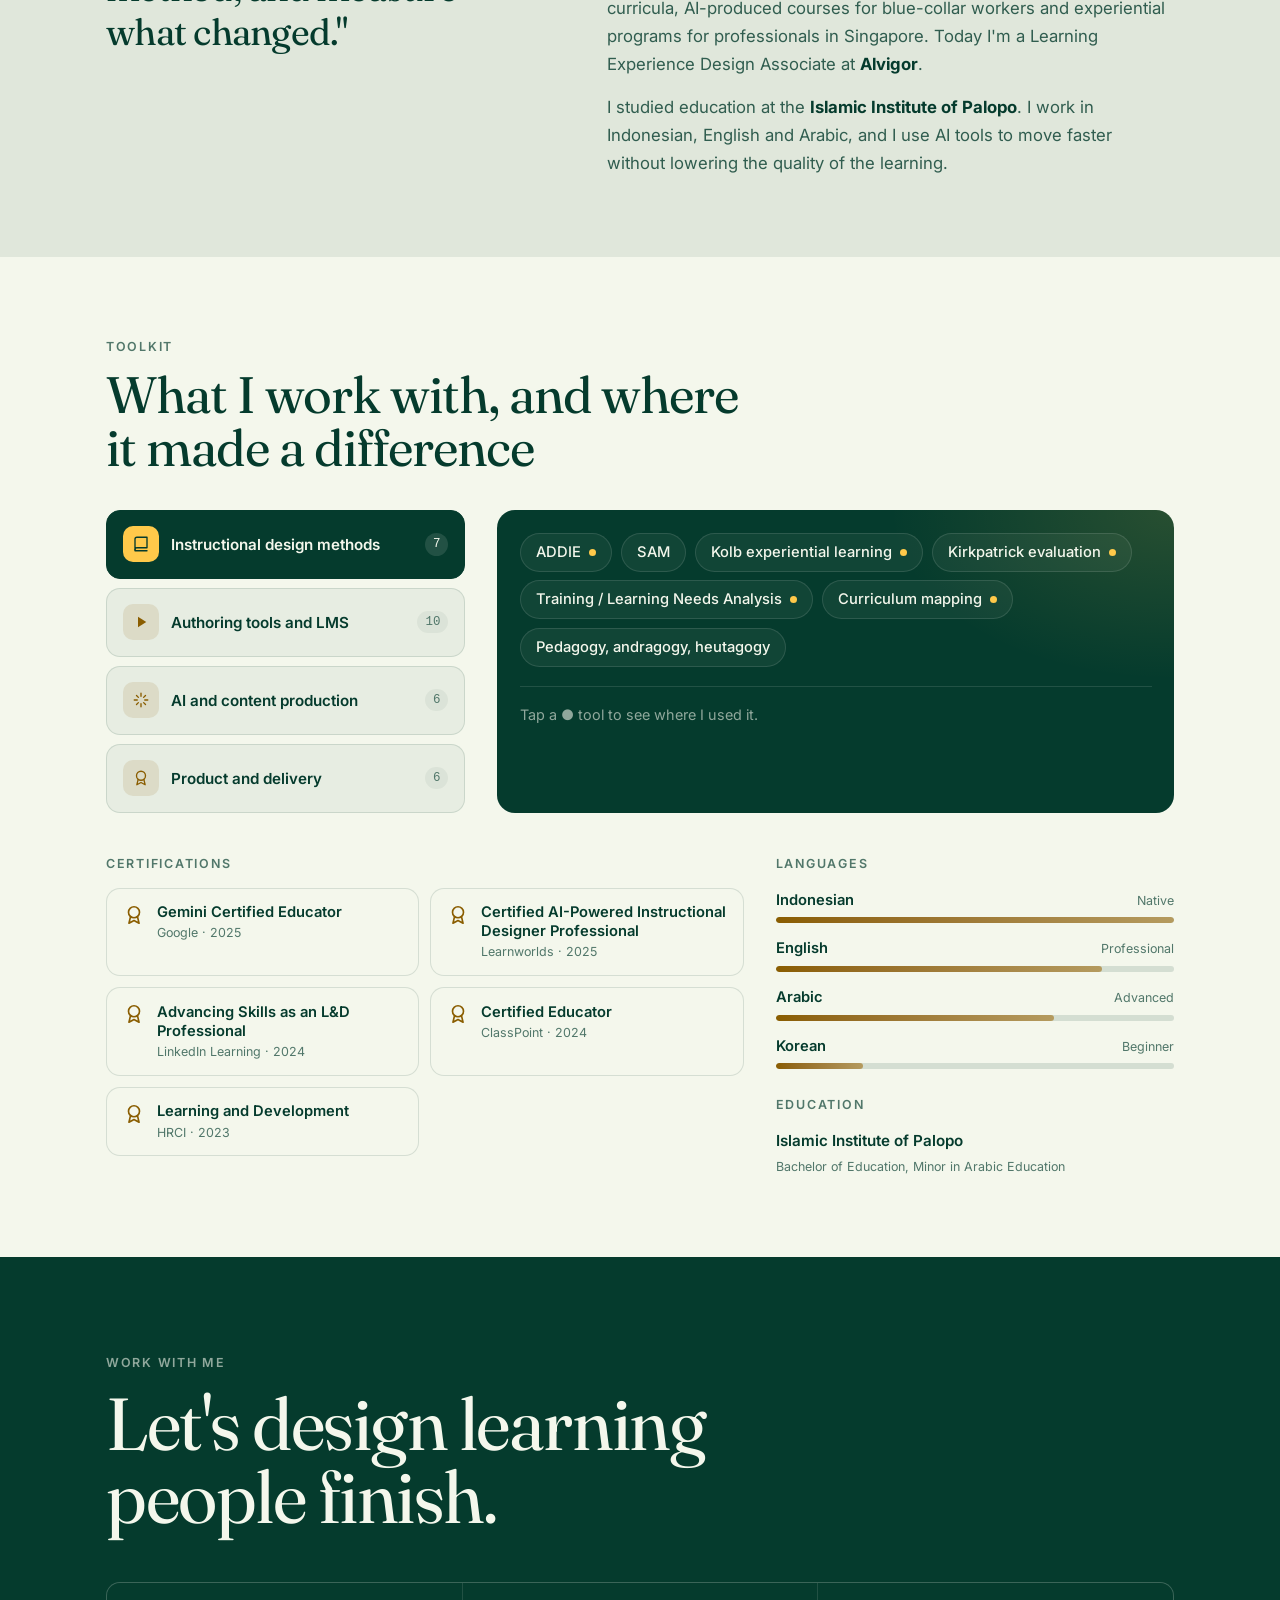
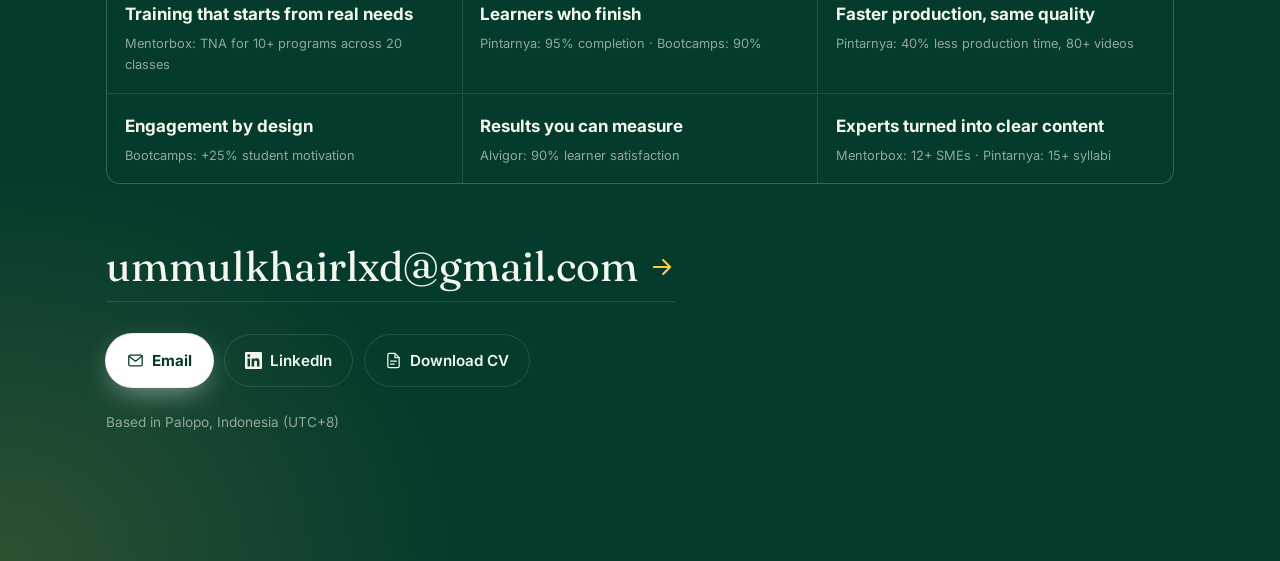
<file: editorial.html>
<!DOCTYPE html>
<html lang="en"><head><meta charset="utf-8"><title>Ummul Khair</title>
<meta http-equiv="refresh" content="0; url=index.html">
<script>location.replace("index.html" + location.search + location.hash)</script>
</head><body><a href="index.html">Go to the portfolio</a></body></html>
</file>
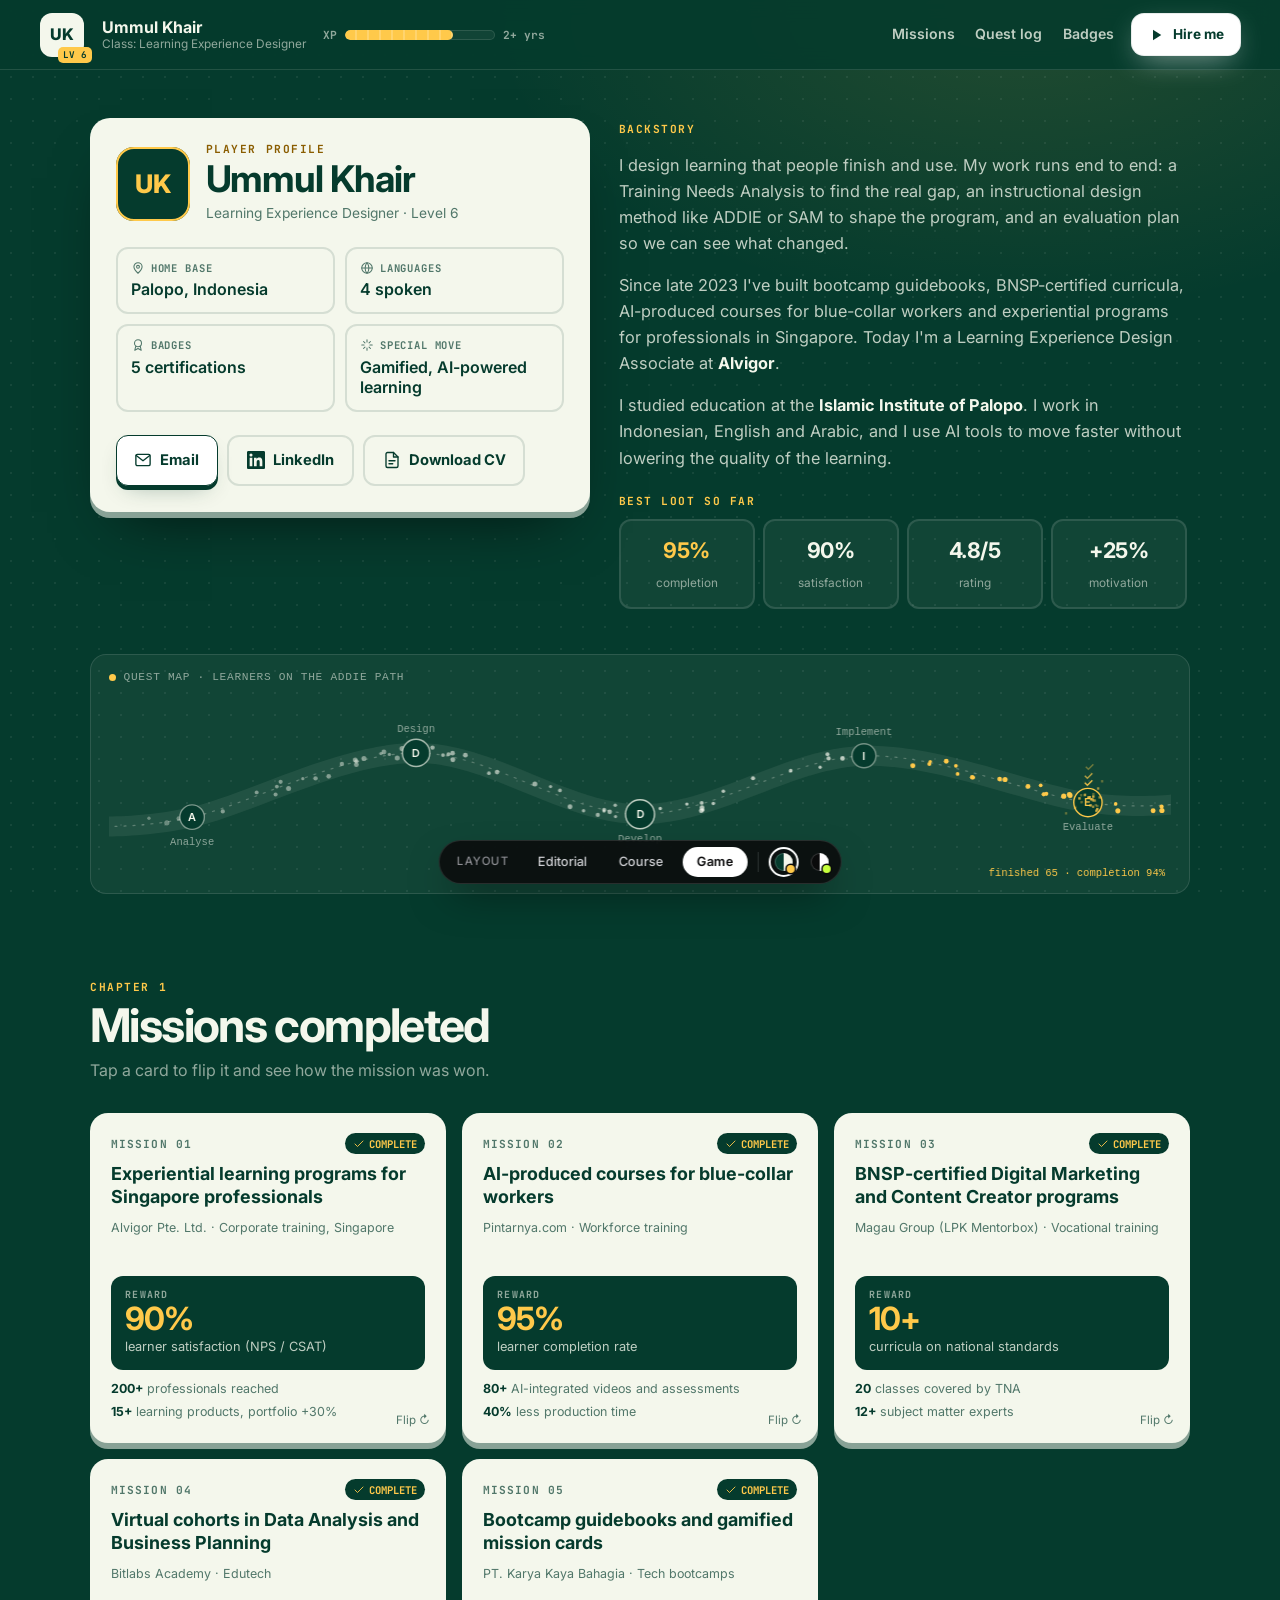
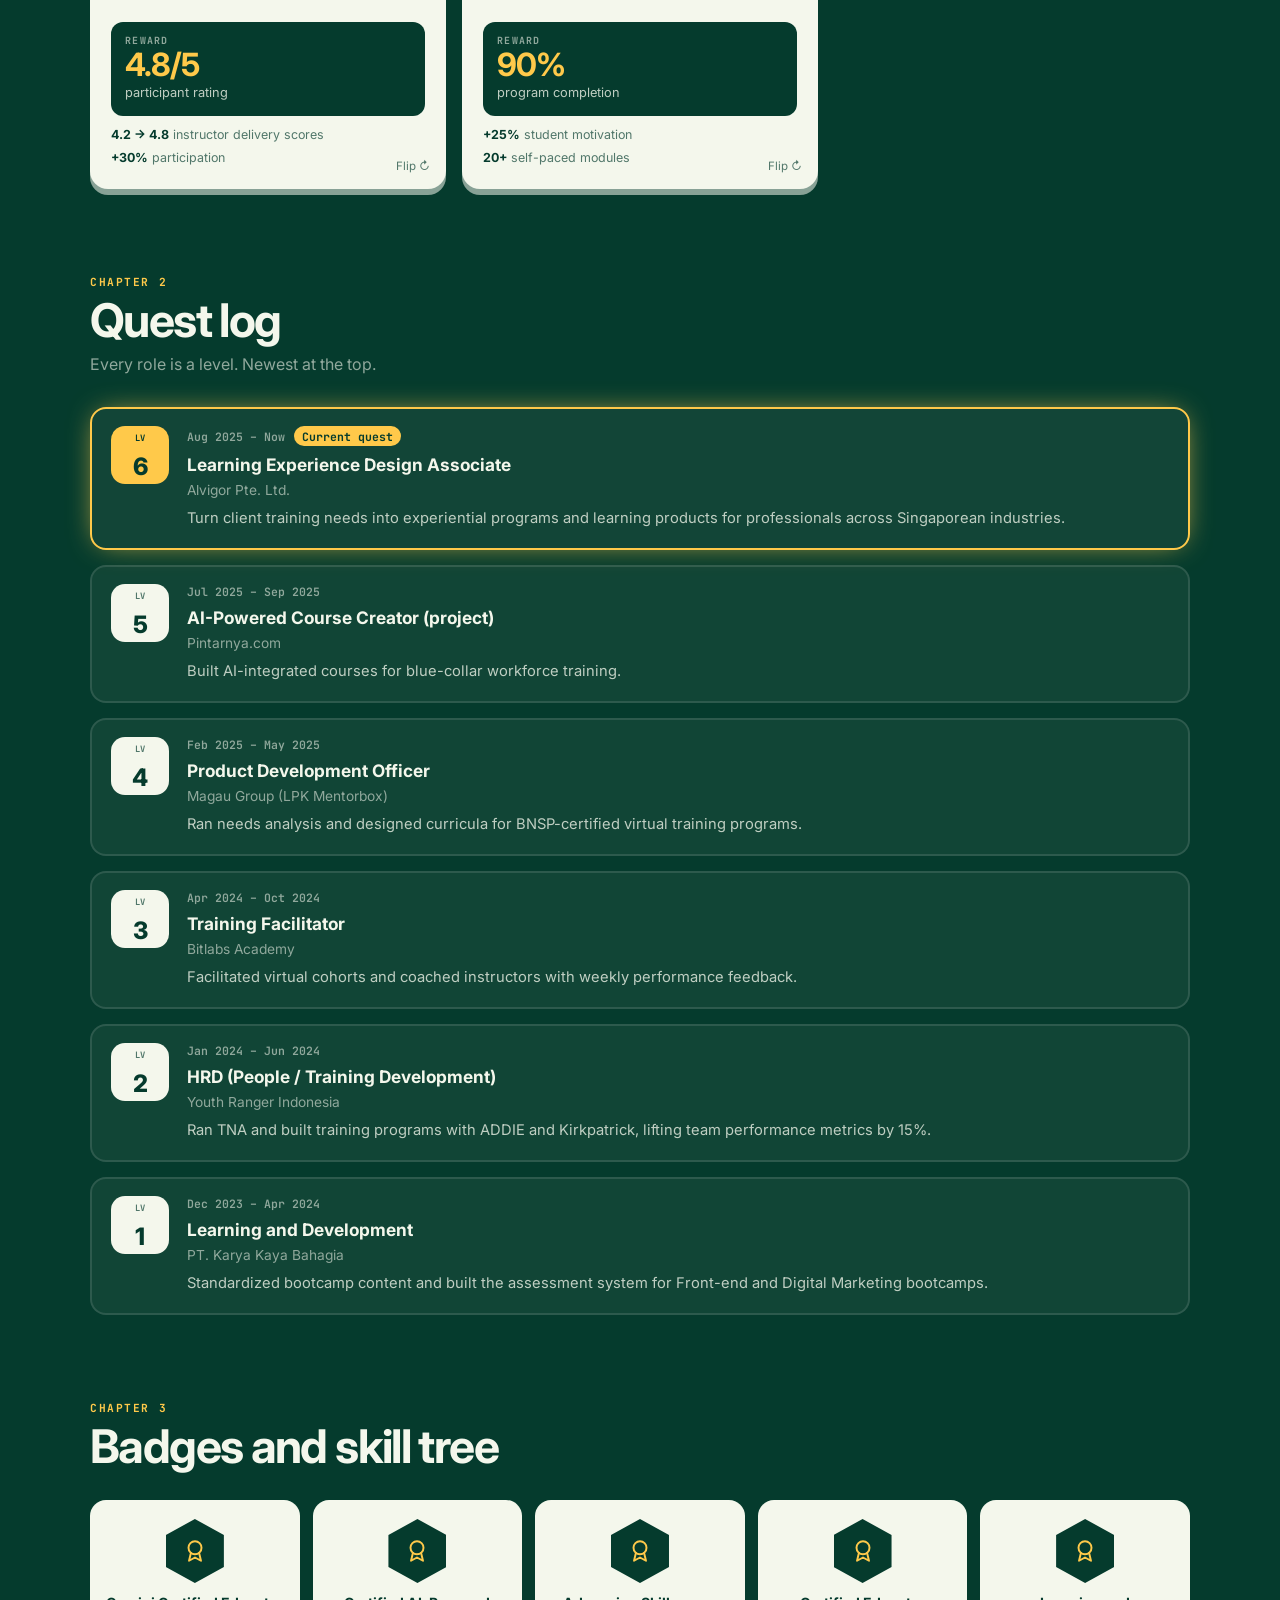
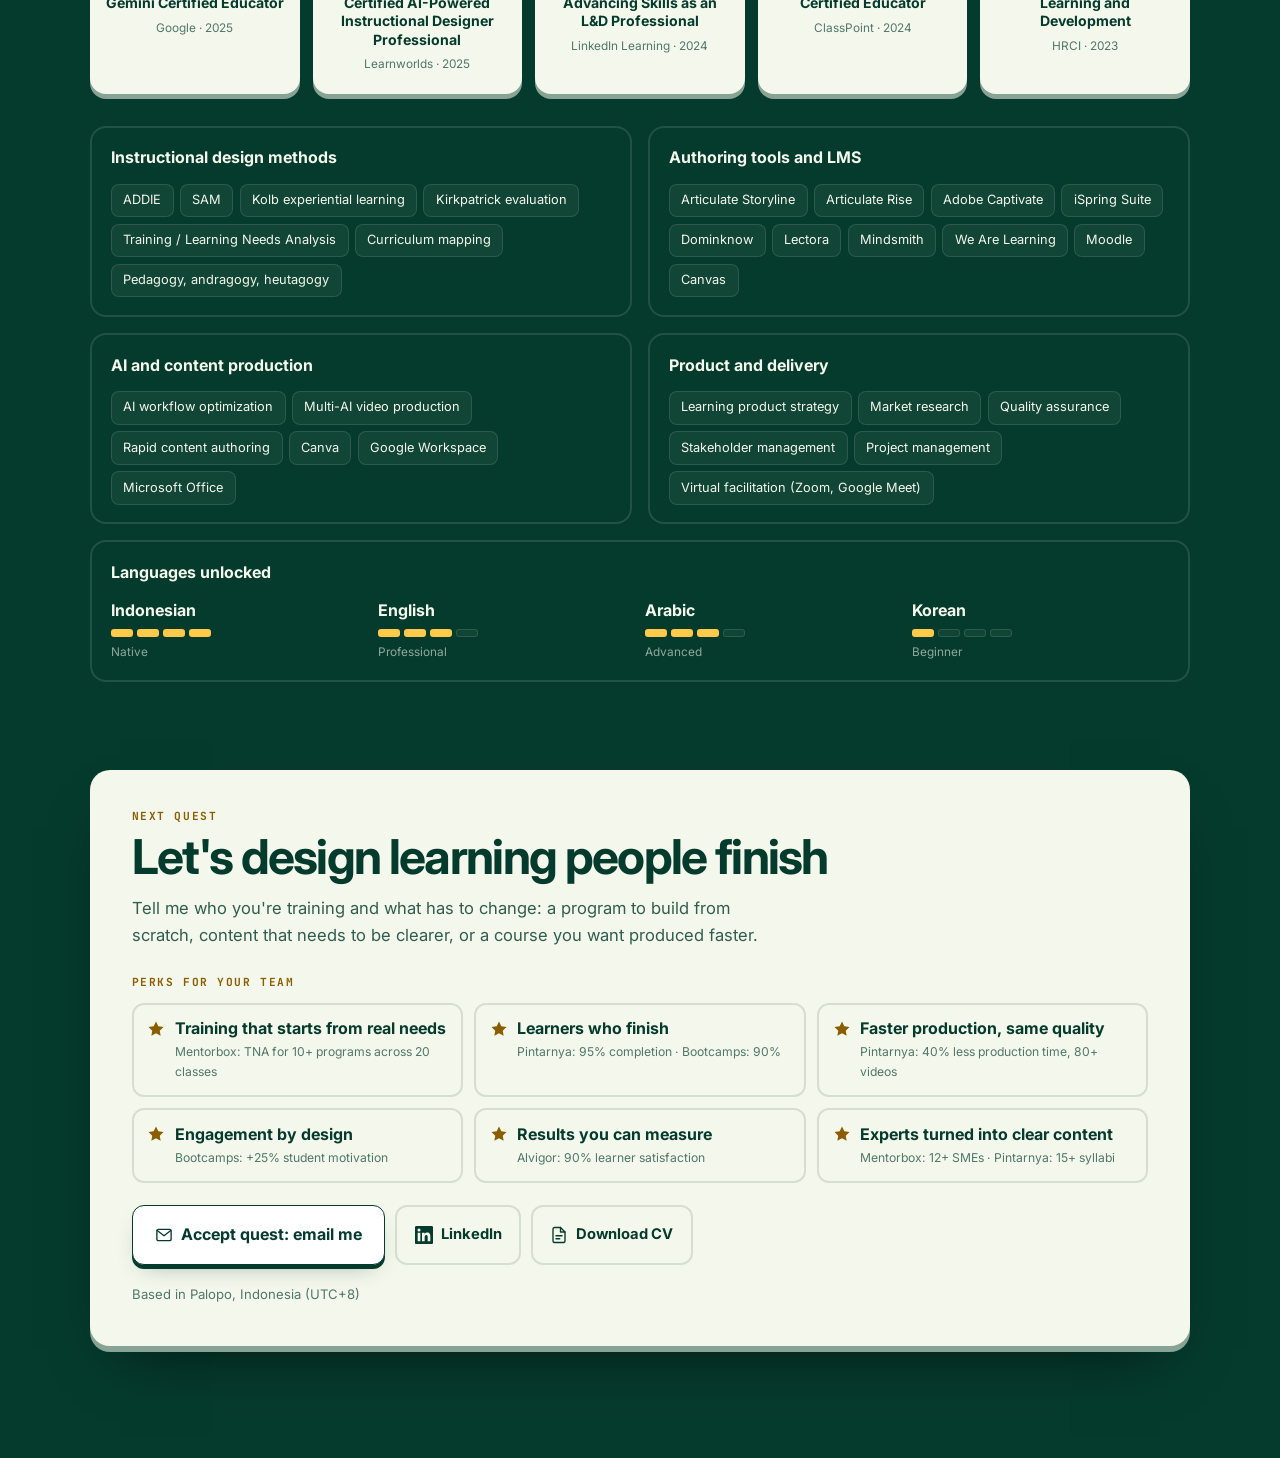
<file: game.html>
<!DOCTYPE html>
<html lang="en">
<head>
<meta charset="utf-8">
<meta name="viewport" content="width=device-width, initial-scale=1, viewport-fit=cover">
<title>Ummul Khair | Learning Experience Designer</title>
<meta name="description" content="Ummul Khair is a learning experience designer who builds training programs, eLearning and AI-powered courses, from needs analysis to evaluation, with 95% completion and 90% learner satisfaction on recent programs.">
<meta name="author" content="Ummul Khair">
<meta property="og:type" content="website">
<meta property="og:title" content="Ummul Khair | Learning Experience Designer">
<meta property="og:description" content="Ummul Khair is a learning experience designer who builds training programs, eLearning and AI-powered courses, from needs analysis to evaluation, with 95% completion and 90% learner satisfaction on recent programs.">
<meta name="theme-color" content="#11261c">
<script>try{localStorage.removeItem("palette")}catch(e){}document.documentElement.dataset.palette=/[?&]palette=mono(&|$)/.test(location.search)?"mono":"emerald"</script>
<link rel="icon" href="favicon.svg" type="image/svg+xml">
<link rel="preconnect" href="https://fonts.googleapis.com">
<link rel="preconnect" href="https://fonts.gstatic.com" crossorigin>
<link href="https://fonts.googleapis.com/css2?family=Inter:wght@400;500;600;700;800&family=JetBrains+Mono:wght@500;700&display=swap" rel="stylesheet">
<link rel="stylesheet" href="assets/css/tokens.css?v=16">
<link rel="stylesheet" href="assets/css/game.css?v=16">
</head>
<body data-page="game">
<a class="skip" href="#main">Skip to content</a>
<div id="app" class="game"></div>
<noscript><p style="text-align:center;padding:2rem">This site needs JavaScript to show its content. Email <a href="mailto:ummulkhairlxd@gmail.com">ummulkhairlxd@gmail.com</a>.</p></noscript>
<script src="assets/js/content.js?v=16" defer></script>
<script src="assets/js/kit.js?v=16" defer></script>
<script src="assets/js/game.js?v=16" defer></script>
<script src="assets/js/pathfx.js?v=16" defer></script>
<script src="assets/js/switcher.js?v=16" defer></script>
</body>
</html>
</file>
<file: assets/css/tokens.css>
/* Shared colour themes for every layout. Each palette: ~90% a dark and a light colour, ~10% one accent.
   --sig-d is the accent on dark surfaces, --sig-l the accent on light ones. Emerald & Ivory with gold is the default; Midnight & White (data-palette="mono") is the second theme. */
:root,:root[data-palette="emerald"]{--dark:#053b2d;--light:#f4f7ec;--sig-d:#ffc94a;--sig-l:#8a5d00;--d-head:#f4f7ec;--d-text:#bfcec2;--d-dim:#90a89c;--l-head:#053b2d;--l-text:#305d4f;--l-dim:#51776a}
:root[data-palette="mono"]{--dark:#0a0a0b;--light:#ffffff;--sig-d:#c6ff3d;--sig-l:#4d7c0f;--d-head:#f5f5f5;--d-text:#a8a8ad;--d-dim:#707076;--l-head:#0a0a0b;--l-text:#3b3b40;--l-dim:#76767c}
:root{
  --m2:color-mix(in oklab,var(--dark) 72%,var(--light));
  --m3:color-mix(in oklab,var(--dark) 48%,var(--light));
  --m5:color-mix(in oklab,var(--dark) 10%,var(--light));
  --d-line:color-mix(in srgb,var(--d-head) 12%,transparent);
  --l-line:color-mix(in srgb,var(--l-head) 13%,transparent);
  --d-raise:color-mix(in srgb,var(--d-head) 5%,transparent);
  --l-raise:color-mix(in srgb,var(--l-head) 5%,transparent);
}

/* the review bar: switch layout and colour theme (shared by all four layouts) */
.lay-bar{position:fixed;left:50%;bottom:16px;z-index:200;transform:translateX(-50%);display:flex;align-items:center;gap:.35rem;max-width:calc(100% - 24px);
  padding:.35rem;border-radius:999px;background:color-mix(in srgb,#0b0b0c 88%,transparent);border:1px solid rgba(255,255,255,.12);
  box-shadow:0 18px 40px -12px rgba(0,0,0,.55);backdrop-filter:blur(10px);-webkit-backdrop-filter:blur(10px);
  font:500 .8rem/1 Inter,system-ui,sans-serif;color:#e8e8e8;overflow-x:auto;scrollbar-width:none}
.lay-bar::-webkit-scrollbar{display:none}
.lay-bar .lb-k{padding:0 .5rem 0 .7rem;color:#8d8d92;white-space:nowrap;font-size:.72rem;text-transform:uppercase;letter-spacing:.08em}
.lay-bar a{flex:none;padding:.55rem .85rem;border-radius:999px;color:#cfcfd3;text-decoration:none;white-space:nowrap}
.lay-bar a:hover{background:rgba(255,255,255,.08);color:#fff}
.lay-bar a[aria-current="page"]{background:#fff;color:#0b0b0c;font-weight:600}
.lay-bar .lb-sep{flex:none;width:1px;height:20px;margin:0 .3rem;background:rgba(255,255,255,.14)}
.lay-bar button{flex:none;display:grid;place-items:center;width:30px;height:30px;padding:0;border-radius:50%;border:2px solid transparent;background:none;cursor:pointer}
.lay-bar button[aria-pressed="true"]{border-color:#fff}
.lay-bar button i{display:block;width:18px;height:18px;border-radius:50%;background:linear-gradient(90deg,var(--d) 0 50%,var(--l) 50% 100%);box-shadow:inset 0 0 0 1px rgba(255,255,255,.2);position:relative}
.lay-bar button i::after{content:"";position:absolute;right:-2px;bottom:-2px;width:8px;height:8px;border-radius:50%;background:var(--s);box-shadow:0 0 0 1.5px #0b0b0c}
@media (max-width:560px){.lay-bar .lb-k{display:none}.lay-bar a{padding:.5rem .65rem}}

/* "Learning path" animation (pathfx.js) on the Course, Editorial and Game layouts */
.lp-wrap{position:relative;margin:1.6rem 0;cursor:crosshair}
.lp-wrap canvas{display:block;width:100%;height:190px}
.lp-cap{display:flex;align-items:center;gap:.5rem;margin:0 0 .4rem;font:500 .7rem/1.2 ui-monospace,"SF Mono",Menlo,Consolas,monospace;letter-spacing:.06em;text-transform:uppercase;color:var(--d-dim)}
.lp-cap i{width:7px;height:7px;border-radius:50%;background:var(--sig-d);box-shadow:0 0 0 0 color-mix(in srgb,var(--sig-d) 60%,transparent);animation:lp-live 2s infinite}
@keyframes lp-live{70%{box-shadow:0 0 0 7px transparent}100%{box-shadow:0 0 0 0 transparent}}
.lp-ed{margin:2.6rem 0 1.4rem}
.lp-ed canvas{height:220px}
.lp-course{margin:1.4rem 0 1.6rem}
.lp-course canvas{height:170px}
.lp-game{margin:2.4rem 0 0;padding:1rem 1.1rem .8rem;border-radius:16px;border:1px solid var(--d-line);background:var(--d-raise)}
@media (max-width:560px){.lp-wrap canvas,.lp-ed canvas{height:160px}}
@media (prefers-reduced-motion:reduce){.lp-cap i{animation:none}}

/* Emerald theme: buttons are a bright white that stands out on the green; pink stays the accent everywhere else */
:root:not([data-palette="mono"]){--btn:#ffffff;--btn-ink:#053b2d;--btn-glow:0 0 0 1px rgba(255,255,255,.9),0 10px 30px -8px rgba(255,255,255,.55)}
:root:not([data-palette="mono"]) :is(.e-btn.accent,.c-top .btn.primary,.intro .btn.primary,.cert .btn.primary,.gbtn.accent,.m-links a:first-child,.c-primary,.tb-cv){
  background:var(--btn);border-color:var(--btn);color:var(--btn-ink);box-shadow:var(--btn-glow);font-weight:700}
:root:not([data-palette="mono"]) .gbtn.accent{box-shadow:0 4px 0 #b8cbbf,0 0 28px -6px rgba(255,255,255,.6)}
:root:not([data-palette="mono"]) :is(.e-btn.accent,.c-top .btn.primary,.intro .btn.primary,.cert .btn.primary,.gbtn.accent,.m-links a:first-child,.c-primary,.tb-cv):hover{background:#fff;filter:none;box-shadow:0 0 0 1px #fff,0 14px 36px -8px rgba(255,255,255,.75)}
/* white buttons that sit on a light surface get an emerald outline so they still stand out */
:root:not([data-palette="mono"]) :is(.btn.primary,.g-card .gbtn.accent):not(.c-top .btn.primary):not(.intro .btn.primary):not(.cert .btn.primary){
  background:#fff;border:1.5px solid var(--dark);color:var(--dark);font-weight:700;box-shadow:0 4px 0 var(--dark),0 10px 24px -12px rgba(5,59,45,.45)}
</file>
<file: assets/css/editorial.css>
/* Editorial layout: serif headlines, alternating dark (60%) and light (30%) bands, accent (10%) on actions and key numbers. */
*,*::before,*::after{box-sizing:border-box}
html{scroll-behavior:smooth;scroll-padding-top:70px;-webkit-text-size-adjust:100%}
body{margin:0;background:var(--light);color:var(--l-text);font:400 17px/1.65 Inter,system-ui,sans-serif;-webkit-font-smoothing:antialiased}
a{color:inherit;text-decoration:none}
h1,h2,h3,p,dl,dd,dt,blockquote,figure{margin:0}
ul,ol{margin:0;padding:0;list-style:none}
svg{width:18px;height:18px;flex:none}
:focus-visible{outline:2px solid var(--sig-l);outline-offset:3px;border-radius:4px}
.skip{position:absolute;left:-999px;top:10px;z-index:300;padding:.5rem 1rem;border-radius:6px;background:var(--sig-d);color:var(--dark);font-weight:600}
.skip:focus{left:10px}
.serif,h1,h2,.case h3,blockquote{font-family:Fraunces,Georgia,serif;font-weight:400;letter-spacing:-.02em}
.in{max-width:1180px;margin:0 auto;padding:0 clamp(20px,5vw,56px)}
.dark{background:var(--dark);color:var(--d-text)}
.light{background:var(--light)}

/* nav */
.e-nav{position:sticky;top:0;z-index:50;display:flex;align-items:center;gap:1.5rem;height:64px;padding:0 clamp(20px,5vw,56px);background:color-mix(in srgb,var(--dark) 92%,transparent);backdrop-filter:blur(10px);-webkit-backdrop-filter:blur(10px);color:var(--d-head);border-bottom:1px solid var(--d-line)}
.e-name{font-family:Fraunces,Georgia,serif;font-size:1.25rem}
.e-nav nav{margin-left:auto;display:flex;gap:1.6rem;font-size:.9rem;color:var(--d-text)}
.e-nav nav a:hover{color:var(--d-head)}
@media (max-width:720px){.e-nav nav{display:none}.e-nav .e-btn{margin-left:auto}}

/* buttons */
.e-btn{display:inline-flex;align-items:center;gap:.5rem;padding:.8rem 1.25rem;border-radius:999px;font-weight:600;font-size:.95rem;border:1px solid transparent;transition:transform .2s,filter .2s,border-color .2s}
.e-btn.sm{padding:.5rem .95rem;font-size:.85rem}
.e-btn.accent{background:var(--sig-d);color:var(--dark);box-shadow:0 0 28px -8px var(--sig-d)}
.e-btn.accent:hover{filter:brightness(1.08);transform:translateY(-1px)}
.e-btn.ghost{border-color:var(--d-line);color:var(--d-head)}
.e-btn.ghost:hover{border-color:var(--d-head)}
.e-btn svg{width:17px;height:17px}

/* hero */
.e-hero{position:relative;overflow:hidden;padding:clamp(4rem,10vw,8rem) 0 4rem;
  background-image:radial-gradient(50% 70% at 85% 10%,color-mix(in srgb,var(--sig-d) 18%,transparent),transparent 70%),
                   linear-gradient(in oklab 180deg,var(--dark) 70%,var(--m2) 100%)}
.kick{font-size:.8rem;font-weight:600;text-transform:uppercase;letter-spacing:.14em;color:var(--d-dim)}
.e-hero h1{margin-top:1.2rem;max-width:14ch;font-size:clamp(2.8rem,8vw,6.2rem);line-height:.98;color:var(--d-head)}
.e-hero h1 em{font-style:italic;color:var(--sig-d)}
.e-hero .sub{margin-top:1.6rem;max-width:36rem;font-size:1.12rem}
.ctas{display:flex;flex-wrap:wrap;gap:.7rem;margin-top:2rem}
.big{display:grid;grid-template-columns:repeat(4,1fr);gap:1px;margin-top:4rem;border-radius:16px;overflow:hidden;background:var(--d-line);border:1px solid var(--d-line)}
@media (max-width:820px){.big{grid-template-columns:1fr 1fr}}
.big div{padding:1.3rem 1.2rem;background:var(--dark)}
.big dt{font-family:Fraunces,Georgia,serif;font-size:clamp(2rem,4vw,2.8rem);line-height:1;color:var(--d-head)}
.big div:first-child dt{color:var(--sig-d)}
.big dd{margin-top:.5rem;font-size:.88rem;color:var(--d-text)}
.big small{display:block;font-size:.74rem;color:var(--d-dim)}

/* section heads */
.sec-k{font-size:.78rem;font-weight:600;text-transform:uppercase;letter-spacing:.14em;color:var(--l-dim)}
.dark .sec-k{color:var(--d-dim)}
.sec-h{margin-top:.6rem;max-width:20ch;font-size:clamp(2rem,4.5vw,3.2rem);line-height:1.05;color:var(--l-head)}

/* work */
.e-work{padding:6rem 0 3rem}
.case{display:grid;gap:2.5rem;align-items:center;margin-top:5rem}
@media (min-width:900px){.case{grid-template-columns:1.05fr 1fr;gap:4rem}.case.flip .case-art{order:2}}
.case-art{position:relative;display:grid;place-items:center;min-height:330px;padding:2.4rem;border-radius:24px;background:var(--dark);overflow:hidden;
  background-image:radial-gradient(60% 60% at 30% 100%,color-mix(in srgb,var(--sig-d) 16%,transparent),transparent 70%)}
.case-art figcaption{position:absolute;left:1.2rem;bottom:.9rem;font-size:.7rem;color:var(--d-dim)}
.ck{font-size:.8rem;color:var(--l-dim)}
.case h3{margin-top:.5rem;font-size:clamp(1.6rem,3vw,2.3rem);line-height:1.1;color:var(--l-head)}
.cs{margin-top:.8rem;font-size:1.05rem}
.cn{display:flex;flex-wrap:wrap;gap:1.6rem;margin-top:1.4rem;padding:1.1rem 0;border-top:1px solid var(--l-line);border-bottom:1px solid var(--l-line)}
.cn dt{font-family:Fraunces,Georgia,serif;font-size:1.9rem;line-height:1;color:var(--l-head)}
.cn .key dt{color:var(--sig-l)}
.cn dd{margin-top:.35rem;max-width:12rem;font-size:.8rem;line-height:1.35;color:var(--l-dim)}
.cb{display:grid;gap:.5rem;margin-top:1.2rem;font-size:.95rem}
.cb li{position:relative;padding-left:1.1rem}
.cb li::before{content:"";position:absolute;left:0;top:.7em;width:6px;height:6px;border-radius:50%;background:var(--l-head)}
.ct{margin-top:1rem;font-size:.8rem;color:var(--l-dim)}

/* artifacts (drawn with CSS) */
.art{position:relative;width:100%;max-width:360px;font-size:.78rem;color:var(--l-text)}
.art-guide .paper{position:relative;z-index:1;padding:1.2rem;border-radius:10px;background:var(--light);box-shadow:0 20px 40px -18px rgba(0,0,0,.6);transform:rotate(-2deg)}
.art-guide .paper.back{position:absolute;inset:10px -10px -10px 10px;z-index:0;transform:rotate(3deg);opacity:.5}
.art-guide .pk{font-size:.68rem;text-transform:uppercase;letter-spacing:.1em;color:var(--l-dim)}
.art-guide .pt{margin:.2rem 0 .7rem;font-family:Fraunces,Georgia,serif;font-size:1.25rem;color:var(--l-head)}
.art-guide .row{display:flex;gap:.7rem;padding:.4rem 0;border-top:1px dashed var(--l-line)}
.art-guide .row b{font-family:ui-monospace,Menlo,monospace;color:var(--l-head)}
.art-guide .note{position:absolute;z-index:2;right:-14px;bottom:-26px;width:150px;padding:.7rem;border-radius:4px;background:var(--sig-d);color:var(--dark);font-weight:600;font-size:.72rem;line-height:1.35;transform:rotate(4deg);box-shadow:0 10px 24px -10px rgba(0,0,0,.6)}
.art-phone .phone{width:220px;margin:0 auto;padding:.7rem;border-radius:28px;background:#0d0d0f;box-shadow:0 0 0 2px rgba(255,255,255,.08),0 24px 50px -20px rgba(0,0,0,.8)}
.art-phone .vid{position:relative;display:grid;place-items:center;height:118px;border-radius:18px 18px 8px 8px;background:linear-gradient(135deg,var(--m3),var(--dark));color:var(--d-head)}
.art-phone .vid svg{width:34px;height:34px;padding:8px;border-radius:50%;background:rgba(255,255,255,.18)}
.art-phone .cap{position:absolute;left:.6rem;bottom:.5rem;font-size:.68rem;color:var(--d-head)}
.art-phone .pbar{height:5px;margin:.7rem .3rem .3rem;border-radius:9px;background:rgba(255,255,255,.12)}
.art-phone .pbar i{display:block;width:95%;height:100%;border-radius:9px;background:var(--sig-d)}
.art-phone .pl{padding:0 .3rem;font-size:.68rem;color:#a7a7ad}
.art-phone .pl b{color:#fff}
.art-phone ul{margin-top:.5rem;padding:0 .3rem .3rem;display:grid;gap:.25rem;font-size:.7rem;color:#8b8b90}
.art-phone li.ok{color:#d9d9dc}
.art-phone li.now{color:var(--sig-d);font-weight:600}
.art-map{padding:1.1rem;border-radius:14px;background:var(--light)}
.art-map .mk{font-size:.68rem;text-transform:uppercase;letter-spacing:.1em;color:var(--l-dim)}
.art-map .grid{display:grid;grid-template-columns:repeat(2,1fr);gap:.45rem;margin:.8rem 0}
.art-map .grid span{padding:.55rem .6rem;border-radius:8px;font-weight:600;color:var(--l-head);background:var(--l-raise);border:1px solid var(--l-line)}
.art-map .grid .c1{border-left:3px solid var(--sig-l)}
.art-map .grid .c2{border-left:3px solid var(--l-head)}
.art-map .mf{font-size:.7rem;color:var(--l-dim)}
.art-call .tiles{display:grid;grid-template-columns:repeat(3,1fr);gap:.4rem}
.art-call .tiles span{display:grid;place-items:center;aspect-ratio:4/3;border-radius:9px;background:var(--m2);color:var(--d-head);font-weight:700}
.art-call .tiles .spk{box-shadow:0 0 0 2px var(--sig-d)}
.art-call .rate{position:absolute;right:-8px;top:-18px;display:flex;align-items:center;gap:.3rem;padding:.5rem .8rem;border-radius:999px;background:var(--light);color:var(--l-head);box-shadow:0 10px 24px -10px rgba(0,0,0,.6)}
.art-call .rate svg{color:var(--sig-l);width:16px;height:16px}
.art-call .rate b{font-size:1rem}
.art-call .rate small{color:var(--l-dim)}
.art-call .poll{margin-top:.7rem;padding:.8rem;border-radius:10px;background:var(--light)}
.art-call .poll p{font-weight:600;color:var(--l-head);margin-bottom:.4rem}
.art-call .poll i{display:block;height:7px;margin-top:.3rem;border-radius:9px;width:var(--w);background:var(--l-line)}
.art-call .poll i:first-of-type{background:var(--sig-l)}
.art-cards{height:240px}
.art-cards .mc{position:absolute;left:50%;top:50%;width:210px;padding:1rem;border-radius:14px;background:var(--light);color:var(--l-head);box-shadow:0 18px 36px -16px rgba(0,0,0,.7)}
.art-cards .mc small{font-size:.66rem;text-transform:uppercase;letter-spacing:.1em;color:var(--l-dim)}
.art-cards .mc b{display:block;margin:.3rem 0 .9rem;font-family:Fraunces,Georgia,serif;font-size:1.1rem;font-weight:400}
.art-cards .mc span{font-size:.72rem;font-weight:700;color:var(--sig-l)}
.art-cards .m3{transform:translate(-30%,-60%) rotate(9deg)}
.art-cards .m2{transform:translate(-50%,-52%) rotate(1deg)}
.art-cards .m1{transform:translate(-70%,-40%) rotate(-8deg);box-shadow:0 0 0 2px var(--sig-l),0 18px 36px -16px rgba(0,0,0,.7)}

/* about + experience */
.e-about{padding:5rem 0;background:color-mix(in oklab,var(--light) 92%,var(--dark))}
.two{display:grid;gap:2rem}
@media (min-width:900px){.two{grid-template-columns:1fr 1.3fr;gap:4rem}}
blockquote{margin-top:1rem;font-size:clamp(1.6rem,3vw,2.3rem);line-height:1.2;color:var(--l-head)}
.prose{display:grid;gap:1rem;font-size:1.05rem}
.prose b{color:var(--l-head)}
.xp{margin-top:1.2rem;border-top:1px solid var(--l-line)}
.xp li{display:grid;gap:.3rem 2rem;padding:1.1rem 0;border-bottom:1px solid var(--l-line)}
@media (min-width:900px){.xp li{grid-template-columns:11rem 1fr 1.3fr}}
.xp .xw{font-size:.82rem;color:var(--l-dim)}
.xp .xr b{display:block;color:var(--l-head)}
.xp .xr{font-size:.92rem}
.xp .xt{font-size:.92rem}
.e-about .in + .in{margin-top:4rem}

/* toolkit */
.e-tool{padding:5rem 0}
.cols{display:grid;gap:2rem;margin-top:1.4rem}
@media (min-width:760px){.cols{grid-template-columns:repeat(4,1fr)}.cols.three{grid-template-columns:repeat(3,1fr)}}
.cols.three{margin-top:3rem}
.cols h3{font-size:.95rem;font-weight:600;color:var(--l-head);padding-bottom:.6rem;border-bottom:2px solid var(--l-head)}
.cols ul{margin-top:.7rem;display:grid;gap:.35rem;font-size:.92rem}
.cols .cert li{line-height:1.35}
.cols small{display:block;font-size:.78rem;color:var(--l-dim)}

/* contact */
.e-contact{padding:6rem 0 8rem;background-image:radial-gradient(50% 60% at 0% 100%,color-mix(in srgb,var(--sig-d) 16%,transparent),transparent 70%)}
.e-contact h2{margin-top:.8rem;max-width:16ch;font-size:clamp(2.4rem,6vw,4.6rem);line-height:1;color:var(--d-head)}
.why{display:grid;gap:1px;margin-top:3rem;border-radius:14px;overflow:hidden;background:var(--d-line);border:1px solid var(--d-line)}
@media (min-width:760px){.why{grid-template-columns:repeat(3,1fr)}}
.why div{padding:1.1rem;background:var(--dark)}
.why b{display:block;color:var(--d-head)}
.why small{display:block;margin-top:.3rem;font-size:.8rem;color:var(--d-dim)}
.mail{display:inline-flex;align-items:center;gap:.6rem;margin-top:3rem;font-family:Fraunces,Georgia,serif;font-size:clamp(1.4rem,4vw,2.6rem);color:var(--d-head);border-bottom:1px solid var(--d-line);word-break:break-all}
.mail:hover{border-color:var(--sig-d)}
.mail svg{width:28px;height:28px;color:var(--sig-d)}
.where{margin-top:1.5rem;font-size:.85rem;color:var(--d-dim)}

/* reveal */
[data-reveal]{opacity:0;transform:translateY(20px);transition:opacity .7s ease,transform .8s cubic-bezier(.2,.7,.2,1)}
[data-reveal].in{opacity:1;transform:none}
@media (prefers-reduced-motion:reduce){*{transition:none!important;scroll-behavior:auto!important}[data-reveal]{opacity:1;transform:none}}

/* hero with the Learning path animation: on wide screens it sits beside the intro text instead of on its own row */
.e-hero{padding-top:clamp(3rem,6vw,4.5rem)}
.e-hero .big{margin-top:2.6rem}
@media (min-width:1080px){
  .e-hero .in{display:grid;grid-template-columns:minmax(0,1fr) minmax(0,.9fr);column-gap:3rem;align-items:start;grid-template-rows:auto auto auto 1fr auto}
  .e-hero .in > *{grid-column:1 / -1}
  .e-hero .in > .sub,.e-hero .in > .ctas{grid-column:1}
  .e-hero .in > .lp-ed{grid-column:2;grid-row:3 / span 2;margin:1.6rem 0 0;align-self:stretch;display:flex;flex-direction:column}
  .e-hero .in > .lp-ed canvas{flex:1;height:auto;min-height:170px}
}

/* experience: its own dark band, a timeline whose line fills as you scroll */
.e-xp{padding:5.5rem 0;background-image:radial-gradient(45% 55% at 100% 0%,color-mix(in srgb,var(--sig-d) 12%,transparent),transparent 70%)}
.e-xp .sec-h{color:var(--d-head)}
.tl{position:relative;margin-top:2.6rem;display:grid;gap:1.1rem;padding-left:2.2rem}
.tl::before,.tl::after{content:"";position:absolute;left:9px;top:8px;bottom:8px;width:2px;border-radius:2px;background:var(--d-line)}
.tl::after{background:linear-gradient(var(--sig-d),color-mix(in srgb,var(--sig-d) 40%,transparent));transform-origin:top;transform:scaleY(var(--p));transition:transform .15s linear}
.tl-i{position:relative}
.tl-dot{position:absolute;left:-2.2rem;top:1.35rem;width:20px;height:20px;border-radius:50%;background:var(--dark);border:2px solid var(--d-line);transition:border-color .4s,background .4s,box-shadow .4s}
.tl-i.seen .tl-dot{border-color:var(--sig-d);background:color-mix(in srgb,var(--sig-d) 25%,var(--dark))}
.tl-i.now .tl-dot{background:var(--sig-d);border-color:var(--sig-d);animation:tl-pulse 2.2s infinite}
@keyframes tl-pulse{0%{box-shadow:0 0 0 0 color-mix(in srgb,var(--sig-d) 55%,transparent)}70%,100%{box-shadow:0 0 0 12px transparent}}
.tl-card{padding:1.2rem 1.35rem;border-radius:14px;border:1px solid var(--d-line);background:var(--d-raise);opacity:.55;transform:translateY(12px);transition:opacity .6s,transform .6s cubic-bezier(.2,.7,.2,1),border-color .3s,background .3s}
.tl-i.seen .tl-card{opacity:1;transform:none}
.tl-card:hover{border-color:color-mix(in srgb,var(--sig-d) 55%,transparent);background:color-mix(in srgb,var(--d-head) 7%,transparent)}
.tl-when{display:flex;align-items:center;gap:.6rem;font-size:.8rem;color:var(--d-dim)}
.tl-live{padding:.12rem .55rem;border-radius:999px;background:var(--sig-d);color:var(--dark);font-size:.68rem;font-weight:700;text-transform:uppercase;letter-spacing:.08em}
.tl-card h3{margin-top:.35rem;font-family:Fraunces,Georgia,serif;font-weight:400;font-size:clamp(1.25rem,2.4vw,1.6rem);line-height:1.2;color:var(--d-head)}
.tl-org{font-size:.92rem;font-weight:600;color:var(--sig-d)}
.tl-txt{margin-top:.45rem;font-size:.95rem;max-width:60ch}
.tl-link{display:inline-flex;align-items:center;gap:.4rem;margin-top:.7rem;font-size:.85rem;font-weight:600;color:var(--d-head);border-bottom:1px solid var(--d-line)}
.tl-link:hover{border-color:var(--sig-d)}
.tl-link svg{width:15px;height:15px;color:var(--sig-d);transition:transform .2s}
.tl-link:hover svg{transform:translateX(3px)}
@media (min-width:900px){
  .tl{padding-left:0;grid-template-columns:1fr 1fr;column-gap:5.2rem;row-gap:0;grid-auto-rows:minmax(4.5rem,auto)}
  .tl::before,.tl::after{left:50%;margin-left:-1px}
  .tl-i{grid-column:1;padding-bottom:1.2rem}
  .tl-i:nth-child(even){grid-column:2}
  .tl-i:nth-child(1){grid-row:1 / span 2}.tl-i:nth-child(2){grid-row:2 / span 2}.tl-i:nth-child(3){grid-row:3 / span 2}
  .tl-i:nth-child(4){grid-row:4 / span 2}.tl-i:nth-child(5){grid-row:5 / span 2}.tl-i:nth-child(6){grid-row:6 / span 2}
  .tl-dot{left:auto;right:calc(-2.6rem - 10px)}
  .tl-i:nth-child(even) .tl-dot{right:auto;left:calc(-2.6rem - 10px)}
  .tl-card{transform:translateX(-14px)}
  .tl-i:nth-child(even) .tl-card{transform:translateX(14px)}
}
.e-about{padding:5rem 0}

/* toolkit: tabs, chips that tell where a tool was used, badge cards, language bars */
.tk{display:grid;gap:1.2rem;margin-top:2.2rem}
@media (min-width:900px){.tk{grid-template-columns:minmax(0,.85fr) minmax(0,1.6fr);gap:2rem;align-items:start}}
.tk-tabs{display:grid;gap:.6rem}
@media (max-width:899px){.tk-tabs{grid-template-columns:1fr 1fr}}
.tk-tabs button{display:flex;align-items:center;gap:.75rem;width:100%;padding:.95rem 1rem;border-radius:14px;border:1px solid var(--l-line);background:var(--l-raise);color:var(--l-head);font:600 .95rem/1.25 Inter,system-ui,sans-serif;text-align:left;cursor:pointer;transition:background .25s,border-color .25s,transform .2s,color .25s}
.tk-tabs button:hover{transform:translateY(-1px);border-color:color-mix(in srgb,var(--l-head) 30%,transparent)}
.tk-tabs button[aria-selected="true"]{background:var(--dark);border-color:var(--dark);color:var(--d-head)}
.tk-ic{display:grid;place-items:center;flex:none;width:36px;height:36px;border-radius:10px;background:color-mix(in srgb,var(--sig-l) 12%,transparent);color:var(--sig-l)}
.tk-tabs button[aria-selected="true"] .tk-ic{background:var(--sig-d);color:var(--dark)}
.tk-t{flex:1}
.tk-n{font:500 .78rem/1 ui-monospace,Menlo,monospace;padding:.3rem .5rem;border-radius:999px;background:var(--l-raise);color:var(--l-dim)}
.tk-tabs button[aria-selected="true"] .tk-n{background:color-mix(in srgb,var(--d-head) 12%,transparent);color:var(--d-head)}
@media (max-width:520px){.tk-tabs button{padding:.75rem .7rem;font-size:.85rem;gap:.5rem}.tk-ic{width:30px;height:30px}.tk-n{display:none}}
.tk-panel{padding:1.4rem;border-radius:18px;background:var(--dark);color:var(--d-text);min-height:100%;
  background-image:radial-gradient(60% 80% at 100% 0%,color-mix(in srgb,var(--sig-d) 14%,transparent),transparent 70%)}
.tk-chips{display:flex;flex-wrap:wrap;gap:.55rem}
.tk-chips li{animation:tk-in .5s cubic-bezier(.2,.7,.2,1) both;animation-delay:calc(var(--k) * 45ms)}
@keyframes tk-in{from{opacity:0;transform:translateY(10px) scale(.96)}}
.chip{display:inline-flex;align-items:center;gap:.5rem;padding:.6rem .95rem;border-radius:999px;border:1px solid var(--d-line);background:var(--d-raise);color:var(--d-head);font:500 .92rem/1.2 Inter,system-ui,sans-serif}
button.chip{cursor:pointer;transition:border-color .2s,background .2s,transform .2s}
button.chip:hover{transform:translateY(-2px);border-color:var(--sig-d)}
.chip i{width:7px;height:7px;border-radius:50%;background:var(--sig-d)}
button.chip[aria-expanded="true"]{background:var(--sig-d);border-color:var(--sig-d);color:var(--dark)}
button.chip[aria-expanded="true"] i{background:var(--dark)}
.tk-note{margin-top:1.2rem;padding-top:1rem;border-top:1px solid var(--d-line);font-size:.9rem;color:var(--d-dim);min-height:3.4rem}
.tk-note.on{color:var(--d-head)}
.tk-note.on span{display:block;padding-left:.9rem;border-left:2px solid var(--sig-d);animation:tk-in .35s ease both}
.tk-more{display:grid;gap:1.6rem;margin-top:2.6rem}
@media (min-width:900px){.tk-more{grid-template-columns:1.6fr 1fr;gap:2rem}}
.tk-more h3{font-size:.78rem;font-weight:600;text-transform:uppercase;letter-spacing:.14em;color:var(--l-dim)}
.tk-certs ul{display:grid;gap:.7rem;margin-top:.8rem}
@media (min-width:600px){.tk-certs ul{grid-template-columns:1fr 1fr}}
.tk-certs li{display:flex;gap:.75rem;align-items:flex-start;padding:.9rem 1rem;border-radius:14px;border:1px solid var(--l-line);background:var(--light);color:var(--l-head);font-weight:600;font-size:.92rem;line-height:1.3;transition:transform .25s,box-shadow .25s,border-color .25s}
.tk-certs li:hover{transform:translateY(-3px) rotate(-.4deg);border-color:var(--sig-l);box-shadow:0 14px 28px -18px color-mix(in srgb,var(--l-head) 60%,transparent)}
.tk-certs li svg{width:22px;height:22px;color:var(--sig-l);margin-top:.05rem}
.tk-certs small,.tk-lang small,.tk-edu small{display:block;margin-top:.2rem;font-size:.78rem;font-weight:400;color:var(--l-dim)}
.tk-side{display:grid;gap:1.6rem;align-content:start}
.tk-lang{display:grid;gap:.8rem;margin-top:.8rem}
.tk-lang li{display:grid;gap:.35rem;color:var(--l-head);font-weight:600;font-size:.92rem}
.tk-lang li span{display:flex;justify-content:space-between;align-items:baseline}
.tk-lang small{margin:0}
.tk-lang i{display:block;height:6px;border-radius:6px;background:var(--l-line);position:relative;overflow:hidden}
.tk-lang i::after{content:"";position:absolute;inset:0;width:var(--v);border-radius:6px;background:linear-gradient(90deg,var(--sig-l),color-mix(in srgb,var(--sig-l) 60%,var(--light)));transform:scaleX(0);transform-origin:left;transition:transform 1.1s cubic-bezier(.2,.7,.2,1)}
.tk-lang.on li:nth-child(2) i::after{transition-delay:.12s}.tk-lang.on li:nth-child(3) i::after{transition-delay:.24s}.tk-lang.on li:nth-child(4) i::after{transition-delay:.36s}
.tk-lang.on i::after{transform:none}
.tk-edu{margin-top:.8rem;color:var(--l-head);font-weight:600;font-size:.95rem}
@media (prefers-reduced-motion:reduce){.tl-card{opacity:1;transform:none}.tk-chips li,.tk-note.on span{animation:none}.tk-lang i::after{transform:none}.tl-i.now .tl-dot{animation:none}}

/* header: the section you're in */
.e-nav nav a{position:relative;padding:.3rem 0;transition:color .25s}
.e-nav nav a::after{content:"";position:absolute;left:0;right:0;bottom:-2px;height:2px;border-radius:2px;background:var(--sig-d);transform:scaleX(0);transition:transform .3s cubic-bezier(.2,.7,.2,1)}
.e-nav nav a[aria-current]{color:var(--d-head);font-weight:600}
.e-nav nav a[aria-current]::after{transform:none}
</file>
<file: assets/css/course.css>
/* Course layout. Dark chrome (top bar + outline) is the 60%, the light lesson page the 30%, the accent the 10%. */
*,*::before,*::after{box-sizing:border-box}
html{scroll-behavior:smooth;scroll-padding-top:84px;-webkit-text-size-adjust:100%}
body{margin:0;background:var(--light);color:var(--l-text);font:400 16px/1.65 Inter,system-ui,sans-serif;-webkit-font-smoothing:antialiased}
a{color:inherit;text-decoration:none}
h1,h2,h3,h4,p{margin:0}
ul,ol{margin:0;padding:0;list-style:none}
svg{width:18px;height:18px;flex:none}
:focus-visible{outline:2px solid var(--sig-l);outline-offset:3px;border-radius:4px}
.skip{position:absolute;left:-999px;top:10px;z-index:300;padding:.5rem 1rem;border-radius:6px;background:var(--sig-d);color:var(--dark);font-weight:600}
.skip:focus{left:10px}
.mono{font-family:ui-monospace,"SF Mono",Menlo,Consolas,monospace}

/* buttons */
.btn{display:inline-flex;align-items:center;gap:.5rem;padding:.7rem 1.1rem;border-radius:10px;border:1px solid var(--l-line);color:var(--l-head);font-weight:600;font-size:.92rem;transition:filter .2s,border-color .2s,transform .2s}
.btn:hover{border-color:var(--l-head)}
.btn.primary{background:var(--sig-l);border-color:var(--sig-l);color:#fff}
.btn.primary:hover{filter:brightness(1.08);transform:translateY(-1px)}
.btn.sm{padding:.5rem .85rem;font-size:.85rem}
.btn svg{width:17px;height:17px}

/* top bar */
.c-top{position:sticky;top:0;z-index:50;display:flex;align-items:center;gap:1.4rem;height:68px;padding:0 24px;background:var(--dark);color:var(--d-text);border-bottom:1px solid var(--d-line)}
.c-brand{display:flex;align-items:center;gap:.8rem;min-width:0}
.c-brand .mono{display:grid;place-items:center;width:38px;height:38px;border-radius:9px;border:1px solid var(--d-line);color:var(--d-head);font-weight:700;font-size:.85rem}
.c-title{display:flex;flex-direction:column;min-width:0;line-height:1.25}
.c-title b{color:var(--d-head);font-weight:600;white-space:nowrap;overflow:hidden;text-overflow:ellipsis}
.c-title small{font-size:.76rem;color:var(--d-dim)}
.c-prog{margin-left:auto;display:flex;align-items:center;gap:.7rem;font-size:.8rem;color:var(--d-dim)}
.c-prog .bar{width:180px;height:7px;border-radius:99px;background:var(--d-raise);overflow:hidden;box-shadow:inset 0 0 0 1px var(--d-line)}
.c-prog i{display:block;height:100%;width:0;border-radius:99px;background:var(--sig-d);box-shadow:0 0 12px var(--sig-d);transition:width .5s cubic-bezier(.2,.7,.2,1)}
.c-pct{min-width:2.6em;text-align:right;color:var(--d-head);font-weight:600}
.c-top .btn.primary{background:var(--sig-d);border-color:var(--sig-d);color:var(--dark)}
@media (max-width:760px){.c-prog .bar{width:70px}.c-title small{display:none}.c-top{gap:.8rem;padding:0 14px}.c-top .btn span{display:none}.c-top .btn{padding:.5rem}}

/* layout */
.c-wrap{display:grid;grid-template-columns:300px minmax(0,1fr)}
@media (max-width:960px){.c-wrap{grid-template-columns:1fr}}
.c-side{position:sticky;top:68px;height:calc(100vh - 68px);overflow-y:auto;display:flex;flex-direction:column;justify-content:space-between;gap:1.5rem;padding:1.6rem 1.2rem 1.4rem;background:var(--dark);color:var(--d-text);scrollbar-width:none}
.c-side::-webkit-scrollbar{display:none}
.c-k{font:600 .7rem/1 Inter,sans-serif;text-transform:uppercase;letter-spacing:.12em;color:var(--d-dim);margin-bottom:.9rem}
.c-outline ol{display:grid;gap:.2rem}
.c-outline > ol > li > a{display:flex;gap:.8rem;align-items:flex-start;padding:.6rem .6rem;border-radius:10px;transition:background .2s}
.c-outline > ol > li > a:hover{background:var(--d-raise)}
.c-outline .dot{flex:none;display:grid;place-items:center;width:26px;height:26px;margin-top:1px;border-radius:50%;border:1.5px solid var(--d-line);color:var(--d-dim);font-size:.75rem;font-weight:700;transition:all .3s}
.c-outline .mt b{display:block;color:var(--d-head);font-weight:600;font-size:.9rem;line-height:1.3}
.c-outline .mt small{font-size:.74rem;color:var(--d-dim)}
.c-outline li.on > a{background:var(--d-raise)}
.c-outline li.on .dot{border-color:var(--sig-d);color:var(--sig-d)}
.c-outline li.done .dot{background:var(--sig-d);border-color:var(--sig-d);color:var(--dark);font-size:0}
.c-outline li.done .dot::before{content:"✓";font-size:.8rem}
.c-outline ul{display:none;margin:.1rem 0 .5rem 3.05rem;border-left:1px solid var(--d-line)}
.c-outline li.on ul{display:block}
.c-outline ul li{padding:.22rem 0 .22rem .8rem;font-size:.8rem;color:var(--d-dim)}
.c-inst{padding:1rem;border-radius:12px;border:1px solid var(--d-line);background:var(--d-raise);font-size:.84rem}
.c-inst b{color:var(--d-head)}
.c-inst-links{display:flex;gap:.4rem;margin-top:.8rem}
.c-inst-links a{display:grid;place-items:center;width:36px;height:36px;border-radius:9px;border:1px solid var(--d-line);color:var(--d-head)}
.c-inst-links a:hover{border-color:var(--sig-d);color:var(--sig-d)}
.c-toggle{display:none}
@media (max-width:960px){
  .c-side{position:sticky;top:68px;z-index:40;height:auto;max-height:calc(100vh - 68px);padding:0;gap:0}
  .c-toggle{display:flex;align-items:center;justify-content:space-between;width:100%;padding:.85rem 24px;border:0;border-bottom:1px solid var(--d-line);background:var(--dark);color:var(--d-head);font:600 .9rem Inter,sans-serif;cursor:pointer}
  .c-toggle svg{transition:transform .2s}
  .c-side.open .c-toggle svg{transform:rotate(180deg)}
  .c-outline,.c-inst{display:none}
  .c-side.open .c-outline{display:block;padding:1rem 14px}
  .c-side.open .c-inst{display:block;margin:0 14px 1rem}
}

/* main column */
.c-main{width:100%;max-width:900px;margin:0 auto;padding:3rem clamp(20px,5vw,64px) 7rem}
.eyebrow,.mod-k{font:600 .72rem/1 Inter,sans-serif;text-transform:uppercase;letter-spacing:.12em;color:var(--sig-l)}
.intro{padding:2.4rem;border-radius:20px;background:var(--dark);color:var(--d-text);
  background-image:radial-gradient(60% 80% at 100% 0%,color-mix(in srgb,var(--sig-d) 22%,transparent),transparent 70%)}
.intro .eyebrow{color:var(--sig-d)}
.intro h1{margin-top:.8rem;font-size:clamp(2.2rem,5vw,3.4rem);line-height:1.05;letter-spacing:-.035em;color:var(--d-head)}
.intro .lead{margin-top:.9rem;max-width:36rem;font-size:1.08rem;color:var(--d-text)}
.intro .objectives{margin:1.6rem 0 1.8rem;padding:1.1rem 1.2rem;border-radius:12px;border:1px solid var(--d-line);background:var(--d-raise)}
.intro .ticks li{color:var(--d-head)}
.intro .ticks svg{color:var(--sig-d)}
.intro .btn.primary{background:var(--sig-d);border-color:var(--sig-d);color:var(--dark)}
@media (max-width:560px){.intro{padding:1.6rem 1.3rem}}
.ticks{display:grid;gap:.55rem}
.ticks li{display:flex;gap:.6rem;align-items:flex-start;line-height:1.5}
.ticks svg{margin-top:.2rem;color:var(--sig-l)}

.module{margin-top:4.5rem;scroll-margin-top:84px}
.module h2{margin-top:.6rem;font-size:clamp(1.6rem,3.4vw,2.2rem);letter-spacing:-.03em;line-height:1.15;color:var(--l-head)}
.mod-lead{margin-top:.6rem;color:var(--l-dim)}
.prose{margin-top:1.4rem;display:grid;gap:1rem;font-size:1.02rem}
.prose b{color:var(--l-head)}
.callout{margin-top:1.6rem;padding:1rem 1.2rem;border-left:3px solid var(--sig-l);border-radius:0 10px 10px 0;background:var(--l-raise)}
.callout b{color:var(--l-head)}
.sub{margin:2.2rem 0 1rem;font:600 .72rem/1 Inter,sans-serif;text-transform:uppercase;letter-spacing:.12em;color:var(--l-dim)}

/* journey */
.journey{position:relative;margin-top:1.8rem;padding-left:1.8rem}
.journey::before{content:"";position:absolute;left:6px;top:.5rem;bottom:.5rem;width:2px;background:var(--l-line)}
.journey li{position:relative;padding-bottom:1.8rem}
.j-dot{position:absolute;left:-1.8rem;top:.35rem;width:14px;height:14px;border-radius:50%;background:var(--light);border:2px solid var(--l-head)}
.journey li:first-child .j-dot{background:var(--sig-l);border-color:var(--sig-l);box-shadow:0 0 0 5px color-mix(in srgb,var(--sig-l) 18%,transparent)}
.j-when{font-size:.76rem;font-weight:600;text-transform:uppercase;letter-spacing:.06em;color:var(--l-dim)}
.journey h3{margin:.2rem 0 .3rem;font-size:1.05rem;color:var(--l-head)}
.journey h3 span{font-weight:400;color:var(--l-dim)}
.j-link{display:inline-flex;align-items:center;gap:.3rem;margin-top:.5rem;font-size:.86rem;font-weight:600;color:var(--l-head)}
.j-link svg{width:15px;height:15px;transition:transform .2s}
.j-link:hover svg{transform:translateX(3px)}

/* lessons */
.lesson{margin-top:1.6rem;padding:1.6rem;border-radius:16px;border:1px solid var(--l-line);background:color-mix(in srgb,#fff 35%,var(--light));scroll-margin-top:84px}
@media (max-width:560px){.lesson{padding:1.2rem}}
.lesson-top{display:flex;flex-wrap:wrap;gap:.4rem 1rem;font-size:.78rem;color:var(--l-dim)}
.ln{font-weight:700;color:var(--l-head)}
.lesson h3{margin-top:.5rem;font-size:1.3rem;line-height:1.25;letter-spacing:-.02em;color:var(--l-head)}
.lesson .lead{margin-top:.5rem}
.stats{display:grid;grid-template-columns:repeat(3,1fr);gap:.6rem;margin-top:1.2rem}
@media (max-width:560px){.stats{grid-template-columns:1fr}}
.stats div{padding:.8rem .9rem;border-radius:12px;background:var(--dark);color:var(--d-dim)}
.stats b{display:block;font-size:1.25rem;letter-spacing:-.02em;color:var(--d-head)}
.stats .key b{color:var(--sig-d)}
.stats span{font-size:.78rem;line-height:1.35;display:block;margin-top:.15rem}
details{margin-top:1rem;border-top:1px solid var(--l-line)}
summary{display:flex;align-items:center;justify-content:space-between;gap:1rem;padding:.9rem 0;font-weight:600;color:var(--l-head);cursor:pointer;list-style:none}
summary::-webkit-details-marker{display:none}
summary svg{transition:transform .2s}
details[open] summary svg{transform:rotate(180deg)}
.det h4{margin:1rem 0 .5rem;font-size:.72rem;text-transform:uppercase;letter-spacing:.1em;color:var(--l-dim)}
.det h4:first-child{margin-top:0}
.flow{display:flex;flex-wrap:wrap;gap:.4rem;counter-reset:f}
.flow li{counter-increment:f;padding:.45rem .7rem;border-radius:9px;border:1px solid var(--l-line);background:var(--l-raise);font-size:.84rem;color:var(--l-head)}
.flow li b::before{content:counter(f) ". ";color:var(--l-dim);font-weight:500}
.flow small{display:block;font-size:.72rem;color:var(--l-dim)}
.chips{display:flex;flex-wrap:wrap;gap:.4rem;margin-top:1rem}
.chips span{padding:.28rem .7rem;border-radius:99px;background:var(--l-raise);border:1px solid var(--l-line);font-size:.78rem;color:var(--l-text)}

/* knowledge check */
.kc{margin-top:1rem;padding:1rem 1.1rem;border-radius:12px;border:1px dashed color-mix(in srgb,var(--sig-l) 45%,transparent);background:color-mix(in srgb,var(--sig-l) 5%,transparent)}
.kc-h{display:flex;align-items:center;gap:.4rem;font-size:.72rem;font-weight:700;text-transform:uppercase;letter-spacing:.1em;color:var(--sig-l)}
.kc-h svg{width:15px;height:15px}
.kc-q{margin-top:.4rem;color:var(--l-head)}
.kc-opts{display:flex;flex-wrap:wrap;gap:.5rem;margin-top:.7rem}
.kc-opts button{min-width:76px;padding:.5rem .9rem;border-radius:9px;border:1px solid var(--l-line);background:var(--light);color:var(--l-head);font:600 .9rem Inter,sans-serif;cursor:pointer;transition:border-color .2s,background .2s}
.kc-opts button:hover:not(:disabled){border-color:var(--l-head)}
.kc-opts button:disabled{cursor:default;opacity:.6}
.kc-opts button.right{opacity:1;background:var(--sig-l);border-color:var(--sig-l);color:#fff}
.kc-opts button.wrong{opacity:1;text-decoration:line-through;border-color:var(--l-head)}
.kc-fb{margin-top:.6rem;font-size:.86rem;min-height:1.3em;color:var(--l-head)}

/* toolkit */
.res-grid{display:grid;gap:1rem;margin-top:1.6rem}
@media (min-width:640px){.res-grid{grid-template-columns:1fr 1fr}}
.res{padding:1.1rem;border-radius:14px;border:1px solid var(--l-line)}
.res h3{display:flex;align-items:center;gap:.5rem;font-size:.98rem;color:var(--l-head)}
.res .chips{margin-top:.8rem}
.certs{display:grid;gap:.7rem}
.certs li{display:flex;gap:.8rem;align-items:flex-start}
.certs svg{margin-top:.15rem;color:var(--sig-l)}
.certs b{display:block;color:var(--l-head);line-height:1.35}
.certs small{color:var(--l-dim)}
.two{display:grid;gap:1.5rem}
@media (min-width:640px){.two{grid-template-columns:1fr 1fr}}
.two b{color:var(--l-head)}
.langs li{display:flex;justify-content:space-between;padding:.45rem 0;border-bottom:1px dashed var(--l-line)}
.langs span{color:var(--l-dim)}

/* hire */
.why{display:grid;gap:.8rem}
@media (min-width:640px){.why{grid-template-columns:1fr 1fr}}
.why-i{padding:1rem 1.1rem;border-radius:12px;border:1px solid var(--l-line)}
.why-i h4{color:var(--l-head);font-size:.98rem}
.why-i p{margin-top:.35rem;font-size:.9rem}
.why-i .proof{display:flex;gap:.4rem;align-items:flex-start;margin-top:.7rem;padding-top:.6rem;border-top:1px dashed var(--l-line);font-size:.8rem;font-weight:600;color:var(--l-head)}
.why-i .proof svg{width:15px;height:15px;margin-top:.15rem;color:var(--sig-l)}
.steps{display:grid;gap:.9rem}
.steps li{display:flex;gap:.9rem}
.steps li > span{flex:none;display:grid;place-items:center;width:30px;height:30px;border-radius:50%;background:var(--dark);color:var(--d-head);font-weight:700;font-size:.85rem}
.steps b{color:var(--l-head)}
.steps p{font-size:.92rem}
.cert{position:relative;margin-top:3rem;padding:2.4rem 2rem;border-radius:18px;text-align:center;color:var(--d-text);background:var(--dark);
  background-image:radial-gradient(70% 90% at 50% 0%,color-mix(in srgb,var(--sig-d) 20%,transparent),transparent 70%);
  box-shadow:inset 0 0 0 1px var(--d-line),inset 0 0 0 9px var(--dark),inset 0 0 0 10px color-mix(in srgb,var(--sig-d) 40%,transparent)}
.cert-k{font:600 .72rem/1 Inter,sans-serif;text-transform:uppercase;letter-spacing:.18em;color:var(--sig-d)}
.cert-t{margin-top:.9rem;font-size:clamp(1.4rem,3.4vw,2rem);line-height:1.2;letter-spacing:-.02em;color:var(--d-head)}
.cert-t b{font-weight:700}
.cert-s{max-width:32rem;margin:.8rem auto 0}
.cert-btns{display:flex;flex-wrap:wrap;justify-content:center;gap:.6rem;margin-top:1.6rem}
.cert .btn{border-color:var(--d-line);color:var(--d-head)}
.cert .btn:hover{border-color:var(--d-head)}
.cert .btn.primary{background:var(--sig-d);border-color:var(--sig-d);color:var(--dark);box-shadow:0 0 26px -6px var(--sig-d)}
.cert-f{margin-top:1.2rem;font-size:.8rem;color:var(--d-dim)}

/* reveal */
[data-reveal]{opacity:0;transform:translateY(16px);transition:opacity .6s ease,transform .7s cubic-bezier(.2,.7,.2,1)}
[data-reveal].in{opacity:1;transform:none}
@media (prefers-reduced-motion:reduce){*{transition:none!important;animation:none!important;scroll-behavior:auto!important}[data-reveal]{opacity:1;transform:none}}
</file>
<file: assets/css/game.css>
/* Game layout: dark world (60%), light cards and text (30%), accent for XP, rewards and the quest button (10%). */
*,*::before,*::after{box-sizing:border-box}
html{scroll-behavior:smooth;scroll-padding-top:80px;-webkit-text-size-adjust:100%}
body{margin:0;background:var(--dark);color:var(--d-text);font:400 16px/1.6 Inter,system-ui,sans-serif;-webkit-font-smoothing:antialiased;
  background-image:radial-gradient(color-mix(in srgb,var(--d-head) 7%,transparent) 1px,transparent 1.4px),radial-gradient(60% 50% at 80% 0%,color-mix(in srgb,var(--sig-d) 12%,transparent),transparent 70%);
  background-size:22px 22px,auto;background-attachment:fixed}
a{color:inherit;text-decoration:none}
h1,h2,h3,p,dl,dd,dt{margin:0}
ul,ol{margin:0;padding:0;list-style:none}
svg{width:18px;height:18px;flex:none}
:focus-visible{outline:2px solid var(--sig-d);outline-offset:3px;border-radius:6px}
.skip{position:absolute;left:-999px;top:10px;z-index:300;padding:.5rem 1rem;border-radius:6px;background:var(--sig-d);color:var(--dark);font-weight:600}
.skip:focus{left:10px}
.gk{font:700 .7rem/1 "JetBrains Mono",ui-monospace,monospace;text-transform:uppercase;letter-spacing:.14em;color:var(--sig-d)}
main{max-width:1180px;margin:0 auto;padding:0 clamp(16px,4vw,40px) 7rem}

/* buttons */
.gbtn{display:inline-flex;align-items:center;gap:.5rem;padding:.75rem 1.1rem;border-radius:12px;font-weight:700;font-size:.92rem;border:2px solid transparent;transition:transform .15s,filter .2s,border-color .2s}
.gbtn.sm{padding:.5rem .85rem;font-size:.85rem}
.gbtn.big{padding:1rem 1.4rem;font-size:1rem}
.gbtn.accent{background:var(--sig-d);color:var(--dark);box-shadow:0 4px 0 color-mix(in srgb,var(--sig-d) 55%,#000),0 0 26px -6px var(--sig-d)}
.gbtn.accent:hover{transform:translateY(-2px);filter:brightness(1.06)}
.gbtn.accent:active{transform:translateY(2px);box-shadow:0 1px 0 color-mix(in srgb,var(--sig-d) 55%,#000)}
.gbtn.ghost{border-color:var(--d-line);color:var(--d-head)}
.gbtn.ghost:hover{border-color:var(--d-head)}

/* HUD */
.hud{position:sticky;top:0;z-index:60;display:flex;align-items:center;gap:1.1rem;height:70px;padding:0 clamp(16px,4vw,40px);background:color-mix(in srgb,var(--dark) 90%,transparent);backdrop-filter:blur(10px);-webkit-backdrop-filter:blur(10px);border-bottom:1px solid var(--d-line)}
.avatar{position:relative;display:grid;place-items:center;width:44px;height:44px;border-radius:12px;background:var(--light);color:var(--l-head);font-weight:800}
.avatar i{position:absolute;right:-8px;bottom:-6px;padding:.1rem .3rem;border-radius:5px;background:var(--sig-d);color:var(--dark);font:700 .58rem "JetBrains Mono",monospace;font-style:normal}
.who{display:flex;flex-direction:column;line-height:1.2;min-width:0}
.who b{color:var(--d-head);white-space:nowrap}
.who small{font-size:.74rem;color:var(--d-dim);white-space:nowrap}
.xp{display:flex;align-items:center;gap:.5rem;font:700 .7rem "JetBrains Mono",monospace;color:var(--d-dim)}
.xp-bar{width:150px;height:10px;border-radius:99px;background:var(--d-raise);box-shadow:inset 0 0 0 1px var(--d-line);overflow:hidden}
.xp-bar i{display:block;width:0;height:100%;border-radius:99px;background:repeating-linear-gradient(90deg,var(--sig-d) 0 10px,color-mix(in srgb,var(--sig-d) 80%,#fff) 10px 12px);transition:width 1.6s cubic-bezier(.2,.7,.2,1)}
.xp-bar i.go{width:72%}
.hud-nav{margin-left:auto;display:flex;gap:1.3rem;font-size:.88rem;font-weight:600;color:var(--d-text)}
.hud-nav a:hover{color:var(--d-head)}
@media (max-width:980px){.hud-nav{display:none}.hud .gbtn{margin-left:auto}}
@media (max-width:620px){.xp,.who small{display:none}}

/* hero */
.g-hero{display:grid;gap:1.6rem;padding-top:3rem}
@media (min-width:900px){.g-hero{grid-template-columns:1fr 1.15fr;align-items:start}}
.g-card{padding:1.6rem;border-radius:20px;background:var(--light);color:var(--l-text);box-shadow:0 6px 0 color-mix(in srgb,var(--light) 55%,var(--dark)),0 30px 60px -30px rgba(0,0,0,.7)}
.char-top{display:flex;gap:1rem;align-items:center}
.char-av{flex:none;display:grid;place-items:center;width:74px;height:74px;border-radius:18px;background:var(--dark);color:var(--sig-d);font:800 1.6rem Inter,sans-serif;box-shadow:inset 0 0 0 2px var(--sig-d)}
.char .gk{color:var(--sig-l)}
.char h1{margin-top:.3rem;font-size:clamp(1.7rem,4vw,2.3rem);line-height:1.05;letter-spacing:-.03em;color:var(--l-head)}
.cls{margin-top:.25rem;font-size:.86rem;color:var(--l-dim)}
.attrs{display:grid;grid-template-columns:1fr 1fr;gap:.6rem;margin-top:1.4rem}
@media (max-width:420px){.attrs{grid-template-columns:1fr}}
.attrs div{padding:.75rem .85rem;border-radius:12px;border:2px solid var(--l-line)}
.attrs dt{display:flex;align-items:center;gap:.35rem;font:700 .66rem "JetBrains Mono",monospace;text-transform:uppercase;letter-spacing:.08em;color:var(--l-dim)}
.attrs dt svg{width:14px;height:14px}
.attrs dd{margin-top:.3rem;font-weight:600;color:var(--l-head);line-height:1.3}
.char-btns{display:flex;flex-wrap:wrap;gap:.6rem;margin-top:1.4rem}
.g-card .gbtn.ghost{border-color:var(--l-line);color:var(--l-head)}
.g-card .gbtn.ghost:hover{border-color:var(--l-head)}
.g-card .gbtn.accent{background:var(--sig-l);color:#fff;box-shadow:0 4px 0 color-mix(in srgb,var(--sig-l) 55%,#000)}
.story{padding:.4rem .2rem;display:grid;gap:1rem;font-size:1.02rem}
.story b{color:var(--d-head)}
.loot{margin-top:.6rem}
.loot ul{display:grid;grid-template-columns:repeat(4,1fr);gap:.5rem;margin-top:.7rem}
@media (max-width:520px){.loot ul{grid-template-columns:1fr 1fr}}
.loot li{padding:.8rem .6rem;border-radius:12px;border:2px solid var(--d-line);background:var(--d-raise);text-align:center}
.loot b{display:block;font-size:1.35rem;color:var(--d-head);letter-spacing:-.02em}
.loot li:first-child b{color:var(--sig-d)}
.loot span{font-size:.74rem;color:var(--d-dim)}

/* sections */
.g-sec{padding-top:5.5rem}
.g-head h2{margin-top:.5rem;font-size:clamp(1.9rem,4.5vw,2.9rem);line-height:1.05;letter-spacing:-.035em;color:var(--d-head)}
.g-head p:not(.gk){margin-top:.5rem;color:var(--d-dim)}

/* missions (flip cards) */
.missions{display:grid;gap:1rem;margin-top:1.8rem}
@media (min-width:700px){.missions{grid-template-columns:repeat(2,1fr)}}
@media (min-width:1080px){.missions{grid-template-columns:repeat(3,1fr)}}
.mission{perspective:1200px}
.flip{position:relative;display:block;width:100%;min-height:330px;padding:0;border:0;background:none;font:inherit;text-align:left;cursor:pointer;transform-style:preserve-3d;transition:transform .6s cubic-bezier(.2,.7,.2,1)}
.flip[aria-pressed="true"]{transform:rotateY(180deg)}
.face{position:absolute;inset:0;display:flex;flex-direction:column;gap:.6rem;padding:1.3rem;border-radius:18px;backface-visibility:hidden;-webkit-backface-visibility:hidden}
.front{background:var(--light);color:var(--l-text);box-shadow:0 6px 0 color-mix(in srgb,var(--light) 55%,var(--dark))}
.back{transform:rotateY(180deg);background:var(--m2);color:var(--d-text);box-shadow:inset 0 0 0 2px var(--sig-d)}
.flip:hover .front{box-shadow:0 6px 0 color-mix(in srgb,var(--light) 55%,var(--dark)),0 0 0 2px var(--sig-l)}
.m-top{display:flex;justify-content:space-between;align-items:center}
.m-no{font:700 .7rem "JetBrains Mono",monospace;text-transform:uppercase;letter-spacing:.1em;color:var(--l-dim)}
.back .m-no{color:var(--sig-d)}
.m-done{display:inline-flex;align-items:center;gap:.25rem;padding:.2rem .5rem;border-radius:99px;background:var(--dark);color:var(--sig-d);font:700 .66rem "JetBrains Mono",monospace;text-transform:uppercase}
.m-done svg{width:12px;height:12px}
.m-title{font-size:1.12rem;font-weight:700;line-height:1.25;color:var(--l-head)}
.m-client{font-size:.78rem;color:var(--l-dim)}
.reward{display:flex;flex-direction:column;margin-top:auto;padding:.8rem .9rem;border-radius:12px;background:var(--dark)}
.reward small{font:700 .62rem "JetBrains Mono",monospace;text-transform:uppercase;letter-spacing:.12em;color:var(--d-dim)}
.reward b{font-size:2rem;line-height:1.1;color:var(--sig-d);letter-spacing:-.03em}
.reward em{font-style:normal;font-size:.8rem;color:var(--d-text)}
.m-more{display:flex;flex-direction:column;gap:.15rem;font-size:.78rem;color:var(--l-dim)}
.m-more b{color:var(--l-head)}
.m-hint{position:absolute;right:1rem;bottom:.8rem;font-size:.72rem;color:var(--l-dim)}
.m-list{display:flex;flex-direction:column;gap:.55rem;font-size:.84rem;line-height:1.4;color:var(--d-head)}
.m-list > span{display:flex;gap:.45rem}
.m-list svg{width:15px;height:15px;margin-top:.15rem;color:var(--sig-d)}
.m-gear{display:flex;flex-wrap:wrap;gap:.3rem;margin-top:auto}
.m-gear i{padding:.2rem .5rem;border-radius:6px;border:1px solid var(--d-line);font-style:normal;font-size:.7rem;color:var(--d-text)}
@media (prefers-reduced-motion:reduce){.flip{transition:none}}

/* quest log */
.quests{position:relative;margin-top:1.8rem;display:grid;gap:.9rem}
.quests li{position:relative;display:grid;grid-template-columns:auto 1fr;gap:1.1rem;align-items:start;padding:1.1rem 1.2rem;border-radius:16px;border:2px solid var(--d-line);background:var(--d-raise)}
.quests li.now{border-color:var(--sig-d);box-shadow:0 0 30px -10px var(--sig-d)}
.lv{display:grid;place-items:center;width:58px;height:58px;border-radius:14px;background:var(--light);color:var(--l-head);font-size:1.5rem;font-weight:800;line-height:1}
.lv small{font:700 .55rem "JetBrains Mono",monospace;color:var(--l-dim)}
.now .lv{background:var(--sig-d);color:var(--dark)}
.now .lv small{color:var(--dark)}
.q-when{display:flex;flex-wrap:wrap;align-items:center;gap:.6rem;font:600 .72rem "JetBrains Mono",monospace;color:var(--d-dim)}
.q-now{padding:.15rem .5rem;border-radius:99px;background:var(--sig-d);color:var(--dark);font-weight:700}
.quests h3{margin-top:.3rem;font-size:1.08rem;color:var(--d-head)}
.q-org{font-size:.86rem;color:var(--d-dim)}
.q-text{margin-top:.4rem;font-size:.92rem}

/* badges + tree */
.badges{display:grid;grid-template-columns:repeat(auto-fill,minmax(180px,1fr));gap:.8rem;margin-top:1.8rem}
.badges li{display:flex;flex-direction:column;align-items:center;gap:.4rem;padding:1.2rem .9rem;border-radius:16px;background:var(--light);text-align:center;color:var(--l-text);box-shadow:0 5px 0 color-mix(in srgb,var(--light) 55%,var(--dark))}
.hex{display:grid;place-items:center;width:58px;height:64px;margin-bottom:.3rem;background:var(--dark);color:var(--sig-d);clip-path:polygon(50% 0,100% 25%,100% 75%,50% 100%,0 75%,0 25%)}
.hex svg{width:26px;height:26px}
.badges b{font-size:.88rem;line-height:1.3;color:var(--l-head)}
.badges small{font-size:.74rem;color:var(--l-dim)}
.tree{display:grid;gap:1rem;margin-top:2rem}
@media (min-width:760px){.tree{grid-template-columns:1fr 1fr}}
.branch{padding:1.1rem 1.2rem;border-radius:16px;border:2px solid var(--d-line)}
.branch h3,.langs h3{font-size:1rem;color:var(--d-head)}
.nodes{display:flex;flex-wrap:wrap;gap:.4rem;margin-top:.8rem}
.nodes span{position:relative;padding:.35rem .7rem;border-radius:8px;background:var(--d-raise);border:1px solid var(--d-line);font-size:.8rem;color:var(--d-head)}
.langs{margin-top:1rem;padding:1.1rem 1.2rem;border-radius:16px;border:2px solid var(--d-line)}
.langs ul{display:grid;gap:.6rem;margin-top:.8rem}
@media (min-width:760px){.langs ul{grid-template-columns:repeat(4,1fr)}}
.langs li{display:flex;flex-direction:column;gap:.35rem}
.langs b{color:var(--d-head)}
.pips{display:flex;gap:4px}
.pips i{width:22px;height:8px;border-radius:3px;background:var(--d-raise);box-shadow:inset 0 0 0 1px var(--d-line)}
.pips i.on{background:var(--sig-d);box-shadow:none}
.langs small{font-size:.74rem;color:var(--d-dim)}

/* boss: hire */
.quest{position:relative;overflow:hidden;padding:clamp(1.6rem,4vw,2.6rem)}
.quest .gk{color:var(--sig-l)}
.quest h2{margin-top:.6rem;font-size:clamp(1.9rem,4.5vw,3rem);line-height:1.05;letter-spacing:-.035em;color:var(--l-head)}
.q-sub{margin-top:.8rem;max-width:40rem;font-size:1.04rem}
.perks-k{margin-top:1.8rem}
.perks{display:grid;gap:.7rem;margin-top:.9rem}
@media (min-width:760px){.perks{grid-template-columns:repeat(3,1fr)}}
.perks li{display:flex;gap:.6rem;align-items:flex-start;padding:.85rem;border-radius:12px;border:2px solid var(--l-line)}
.perks svg{margin-top:.1rem;color:var(--sig-l)}
.perks b{display:block;color:var(--l-head);line-height:1.3}
.perks small{display:block;margin-top:.2rem;font-size:.76rem;color:var(--l-dim)}
.where{margin-top:1.2rem;font-size:.82rem;color:var(--l-dim)}

/* reveal */
[data-reveal]{opacity:0;transform:translateY(18px) scale(.985);transition:opacity .6s ease,transform .7s cubic-bezier(.2,.7,.2,1)}
[data-reveal].in{opacity:1;transform:none}
@media (prefers-reduced-motion:reduce){*{transition:none!important;scroll-behavior:auto!important}[data-reveal]{opacity:1;transform:none}}
</file>
